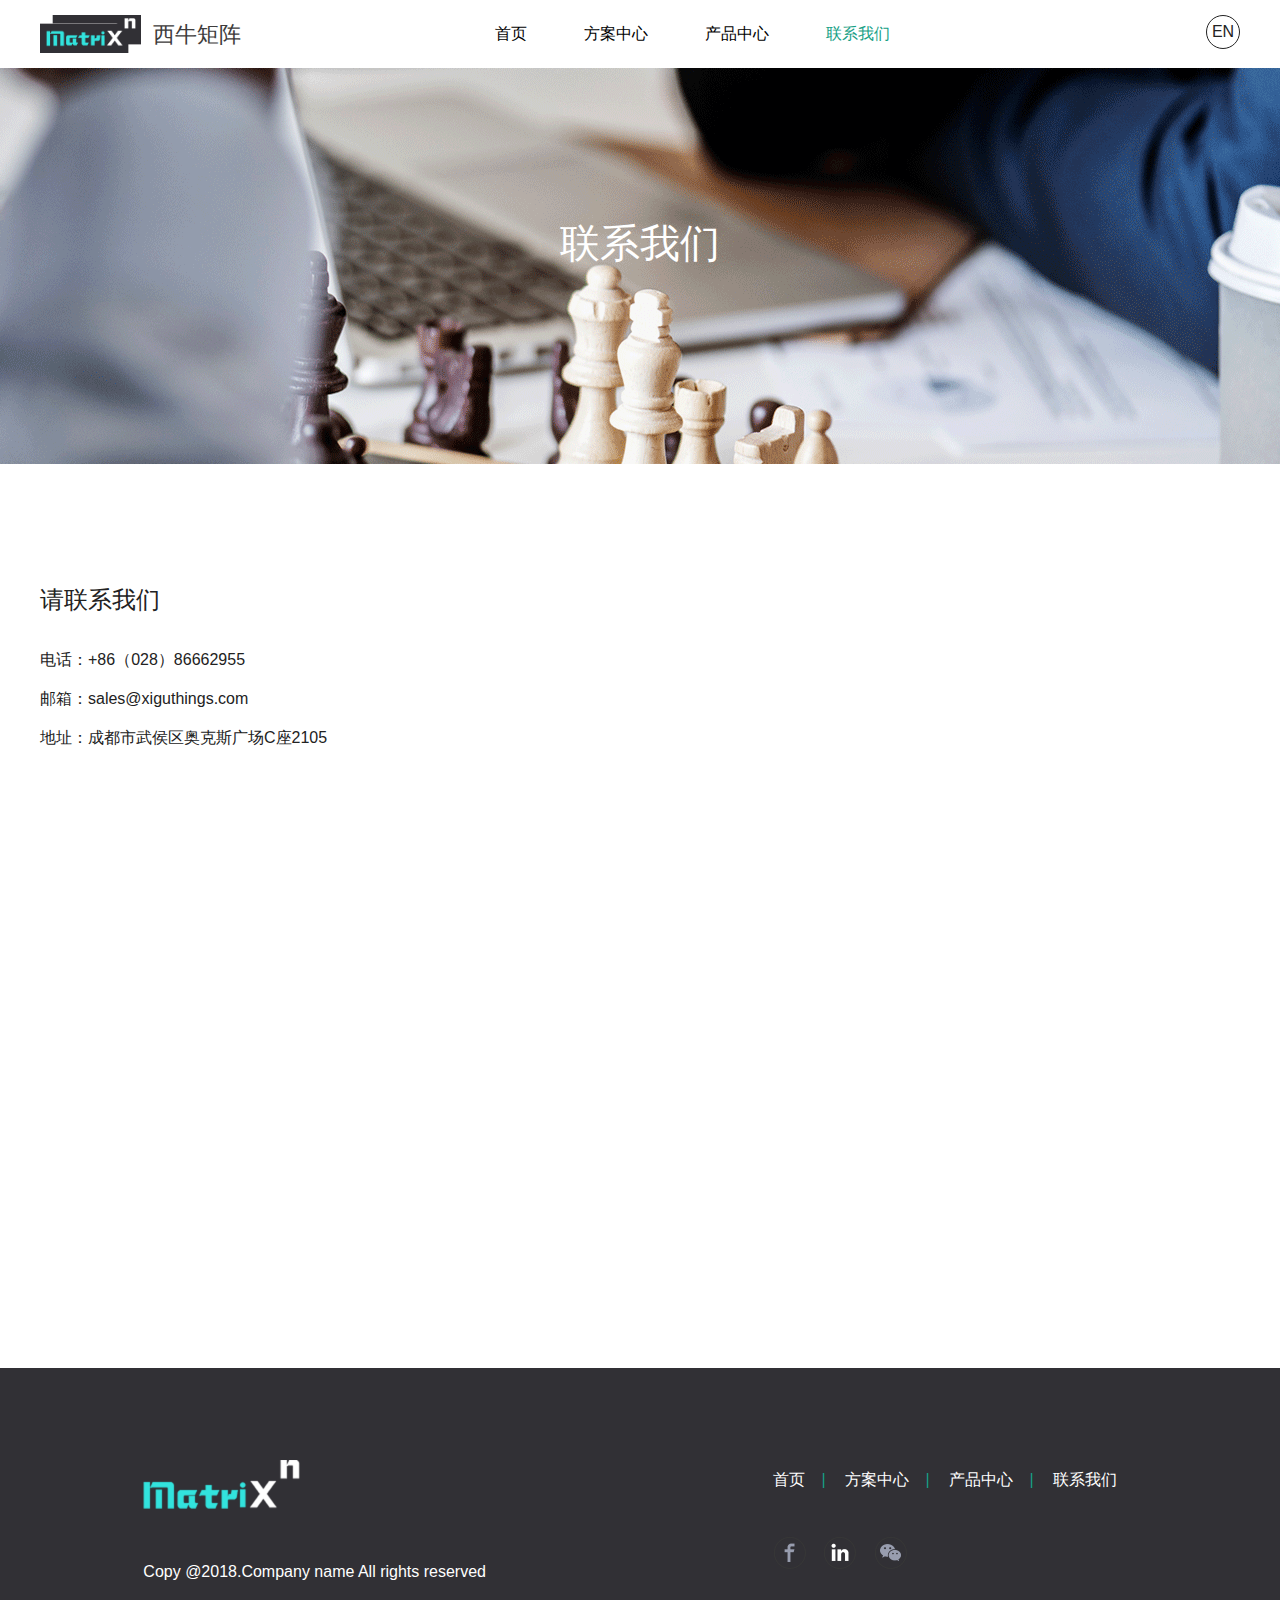
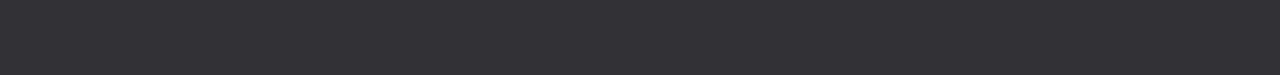
<file: contact.html>
<!DOCTYPE html>
<html lang="en">
<head>
	<meta charset="UTF-8">
	<title>西牛矩阵</title>
	<meta name="viewport" content="width=device-width, initial-scale=1.0, minimum-scale=1.0, maximum-scale=1.0, user-scalable=no"> 
	<meta http-equiv="X-UA-Compatible" content="IE=edge,chrome=1">
	<meta name="HandheldFriendly" content="true">
	<link type="text/css" rel="stylesheet" href="./css/commMove.css" media="only screen and (max-width:1200px)"/>
	<link type="text/css" rel="stylesheet" href="./css/common.css" media="only screen and (min-width:1200px)"/>
	
	<link type="text/css" rel="stylesheet" href="./css/contactMove.css" media="only screen and (max-width:768px)"/>
	<link type="text/css" rel="stylesheet" href="./css/contactPC.css" media="only screen and (min-width:768px)"/>

	<script src="./js/jquery-1.11.0.min.js"></script>

    <!-- <script type="text/javascript" src="http://api.map.baidu.com/api?key=&v=1.1&services=true"></script> -->
    <script type="text/javascript" src="http://api.map.baidu.com/api?key=&v=1.1&services=true"></script>
    <script src="./js/font-size.js"></script>
</head>
<body>
	<header id="header" class="width100 flex al-ce pr">
		<div class="flex jc-sb width1200">
			<a href="index.html" title="">
				<div class="flex al-ce logo">
					<img src="./img/logo.png" alt="">
					<span data-localize = 'con.title' class="size22 move-hiden colorc3e">西牛矩阵</span>
				</div>
			</a>
			<div class="flex al-ce header-nav move-hiden">
				<a href="index.html"><p data-localize = 'con.a1' class="marginR57 size16">首页</p></a>
				<a href='product.html'><p data-localize = 'con.a2' class="marginR57 size16">方案中心</p></a>
				<a href='scheme.html'><p data-localize = 'con.a3' class="marginR57 size16">产品中心</p></a>
				<a href='contact.html'><p data-localize = 'con.a4' class="size16 color">联系我们</p></a>
			</div>
			<div class="flex move-hiden">
				<!-- <a href="login.html" title="">
					<p class="flex al-ce login">
						<img src="./img/user-icon.png" alt="">
						<span data-localize = 'con.a5' class="size16 cp">登录</span>
					</p>
				</a> -->
				<p data-localize = 'con.a6' class="language center cp">EN</p>
			</div>
			<!-- 手机端 -->
			<div class="login flex al-ce pc-hiden">
				<!-- <a href="login.html" title=""><img src="./img/user-icon.png" alt=""></a> -->
				<span class="san"></span>
			</div>
		</div>
	</header><!-- /header -->
	<div class="banner center size40 background colorF pr"  data-localize = 'con.a4'>
	   联系我们
	</div>
	<main>
		<!-- <div class="width1200">
			<div class="size24 margins" data-localize = 'con.a133'>
				请给我们留言
			</div>
			<form id='content'>
				<div class="flex">
					<div class="text w100 flex fd-co jc-sb">
						<p><input type="text" placeholder="姓名" data-localize = 'val.a1'></p>
						<p><input type="text" placeholder="电话" data-localize = 'val.a2'></p>
						<p><input type="text" placeholder="邮箱" data-localize = 'val.a3'></p>
						<p><input type="text" placeholder="公司" data-localize = 'val.a4'></p>
					</div>
					<div class="textarea w100">
						<textarea name="" placeholder="需求" data-localize = 'val.a5'></textarea>
					</div>
				</div>
				<div class="sub">
					<button type="" id='btn' class="button" data-localize = 'con.a134'>合作咨询</button>
				</div>
			</form>
			
		</div> -->
		<div class="width1200 map">
			<div class="w100 marginB50">
				<p class="size24 marginB30" data-localize = 'con.a135'>请联系我们</p>
				<p class="size16 marginB15" data-localize = 'con.a136'>电话：+86（028）86662955</p>
				<p class="size16 marginB15" data-localize = 'con.a137'>邮箱：sales@xnmatrix.com</p>
				<p class="size16" data-localize = 'con.a138'>地址：成都市武侯区奥克斯广场C座2105</p>
			</div>
			<div id="allmap" class="allmap w100"></div>
		</div>
	</main>
	<!-- <aside class="asides move-hiden">
		<div class="flex fd-co al-fe">
			<div>
				<div class="news-img flex al-ce jc-sb pr">
					<span class="size20 colorF" data-localize = 'con.b1'>在线咨询</span>
				</div>
			</div>
			<div>
				<div class="tel-img flex al-ce jc-sb pr">
					<span class="size20 colorF">028 80808080</span>
				</div>
			</div>
			<div>
				<div class="top-img flex al-ce jc-ce cp">
					<img src="./img/64.png" alt="">
				</div>
			</div>
		</div>
	</aside> -->
	<footer>
		<div class='footer flex al-ce jc-sa move-hiden'>
			<div class="footer-logo">
				<p><img src="./img/29.png" alt=""></p>
				<p class="colorF">Copy @2018.Company name All rights reserved</p>
			</div>
			<div>
				<p class="footer-nav flex">
					<a href="index.html" class="pr footer-index footer-nav-a" data-localize = 'con.a1'>首页</a>
				<a href="product.html" class="pr footer-nav-a" data-localize = 'con.a2'>方案中心</a>
				<a href="scheme.html" class="pr footer-nav-a" data-localize = 'con.a3'>产品中心</a>
				<a href="contact.html" class="pr" data-localize = 'con.a4'>联系我们</a>
				</p>	
				<p class="footer-img">
					<img src="./img/26.png" alt="">
					<img src="./img/27.png" alt="">
					<img src="./img/28.png" alt="">
				</p>	
			</div>
		</div>
		<div class='pc-hiden footer flex jc-ce fd-co'>
			<p class="footer-nav flex">
				<a href="index.html" class="pr footer-index footer-nav-a" data-localize = 'con.a1'>首页</a>
				<a href="product.html" class="pr footer-nav-a" data-localize = 'con.a2'>方案中心</a>
				<a href="scheme.html" class="pr footer-nav-a" data-localize = 'con.a3'>产品中心</a>
				<a href="contact.html" class="pr" data-localize = 'con.a4'>联系我们</a>
			</p>	
			<p class="footer-img">
				<img src="./img/26.png" alt="">
				<img src="./img/27.png" alt="">
				<img src="./img/28.png" alt="">
			</p>
			<p class="footer-logo"><img src="./img/29.png" alt=""></p>
			<p class="colorF size18">Copy @2018.Company name All rights reserved</p>
		</div>
	</footer>
	<!-- <script src='./js/jquery.terseBanner.min.js'></script> -->
	<script src='./js/contact.js'></script>

	<script src='./json/contact-language-en.js'></script>
	<script src='./json/contact-language-zh.js'></script>
	<script src='./js/language.js'></script>
	<script src='./js/meiqit.js'></script>
</body>		
</html>
</file>
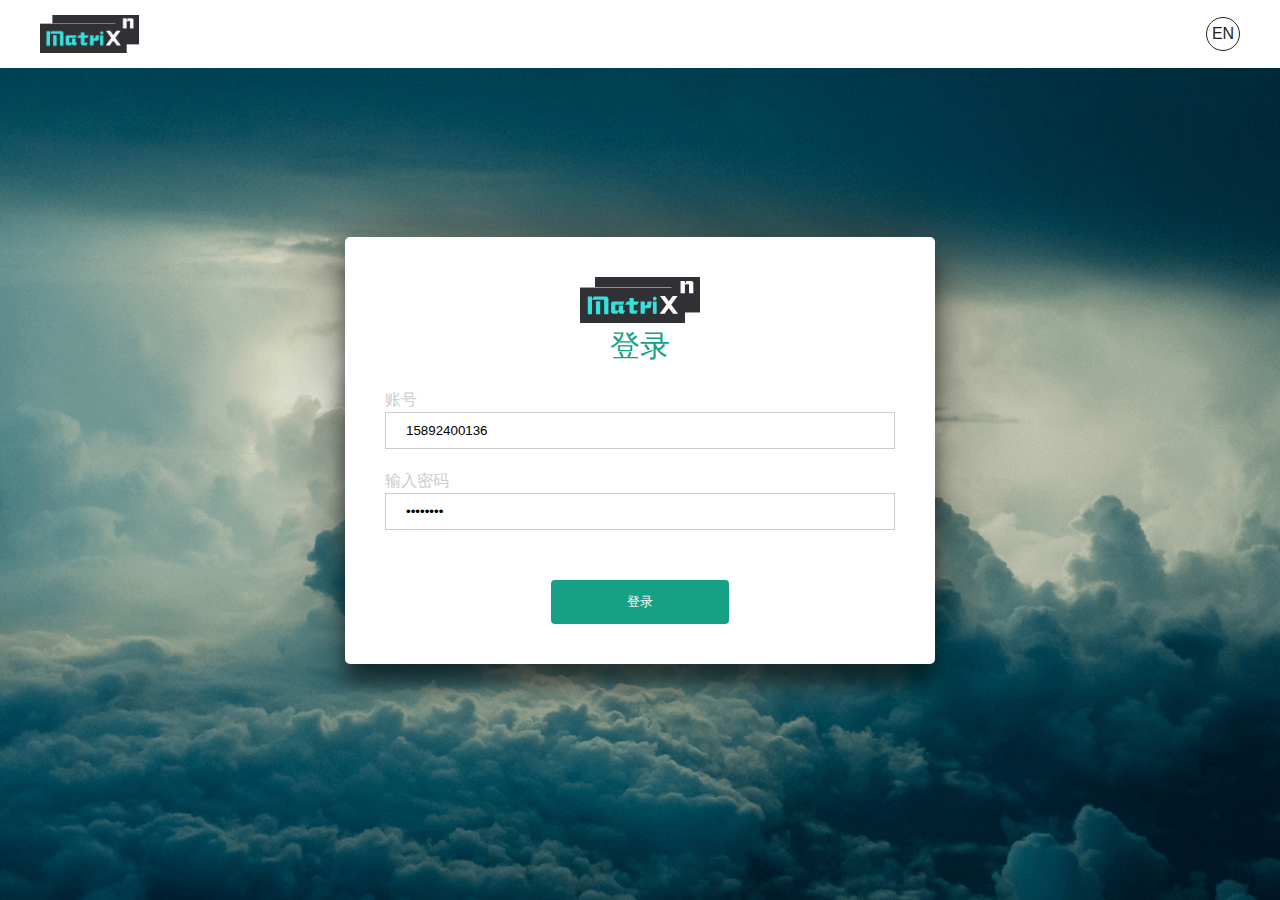
<file: login.html>
<!DOCTYPE html>
<html lang="en">
<head>
	<meta charset="UTF-8">
	<title>西牛矩阵</title>
	<meta name="viewport" content="width=device-width, initial-scale=1.0, minimum-scale=1.0, maximum-scale=1.0, user-scalable=no"> 
	<meta http-equiv="X-UA-Compatible" content="IE=edge,chrome=1">
	<meta name="HandheldFriendly" content="true">
	<link type="text/css" rel="stylesheet" href="./css/commMove.css" media="only screen and (max-width:1200px)"/>
	<link type="text/css" rel="stylesheet" href="./css/common.css" media="only screen and (min-width:1200px)"/>
	<link rel="stylesheet" type="text/css" href="./css/login.css">
	<script src="./js/jquery-1.11.0.min.js"></script>
	<script src="./js/font-size.js"></script>
</head>
<body>
	<header id="header" class="header flex al-ce jc-sb">
		<img src="./img/logo.png" alt="">
		<p data-localize = 'con.a6' class="language center cp">EN</p>
	</header><!-- /header -->
	<div class="modal background flex al-ce jc-ce">
		<div class="modal-content backgroundF size16">
			<div class="marginB20">
				<p><img src="./img/logo.png" alt=""></p>
				<p class="size30 color center" data-localize = 'con.L1'>登录</p>
			</div>
			<div class="marginB20">
				<p data-localize = 'con.L2'>账号</p>
				<p><input type="" name="" class="name" value='15892400136'></p>
			</div>
			<div class="marginB20">
				<p data-localize = 'con.L3'>输入密码</p>
				<p><input type="password" name="" class="pas" value='qu123456'></p>
			</div>
			<div class="center">
				<button type="" class="button sub" data-localize = 'con.L1'>登录</button>
			</div>
		</div>
	</div>
	<script type="text/javascript" src='./js/login.js'></script>
	<script src='./json/login-en.js'></script>
	<script src='./json/login-zh.js'></script>
	<script src='./js/language.js'></script>
	<script src='./js/meiqit.js'></script>
</body>
</html>
</file>
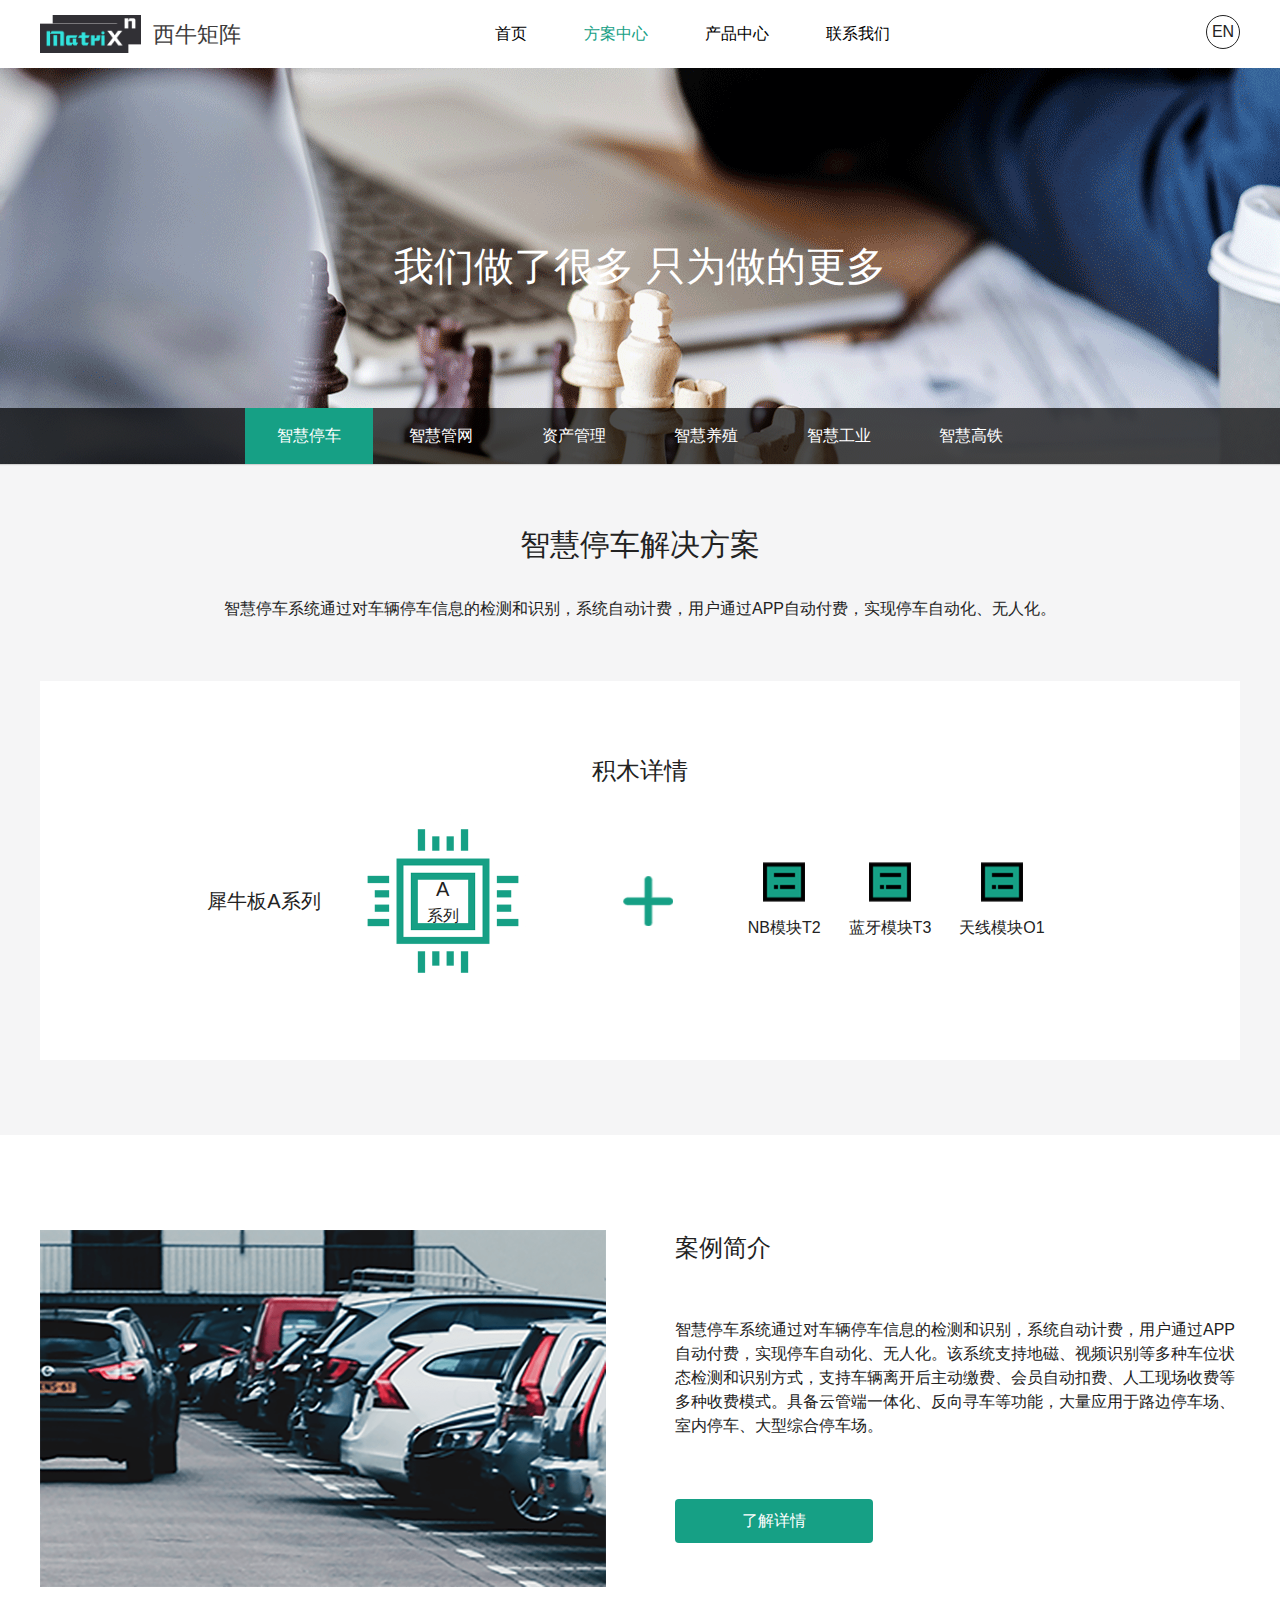
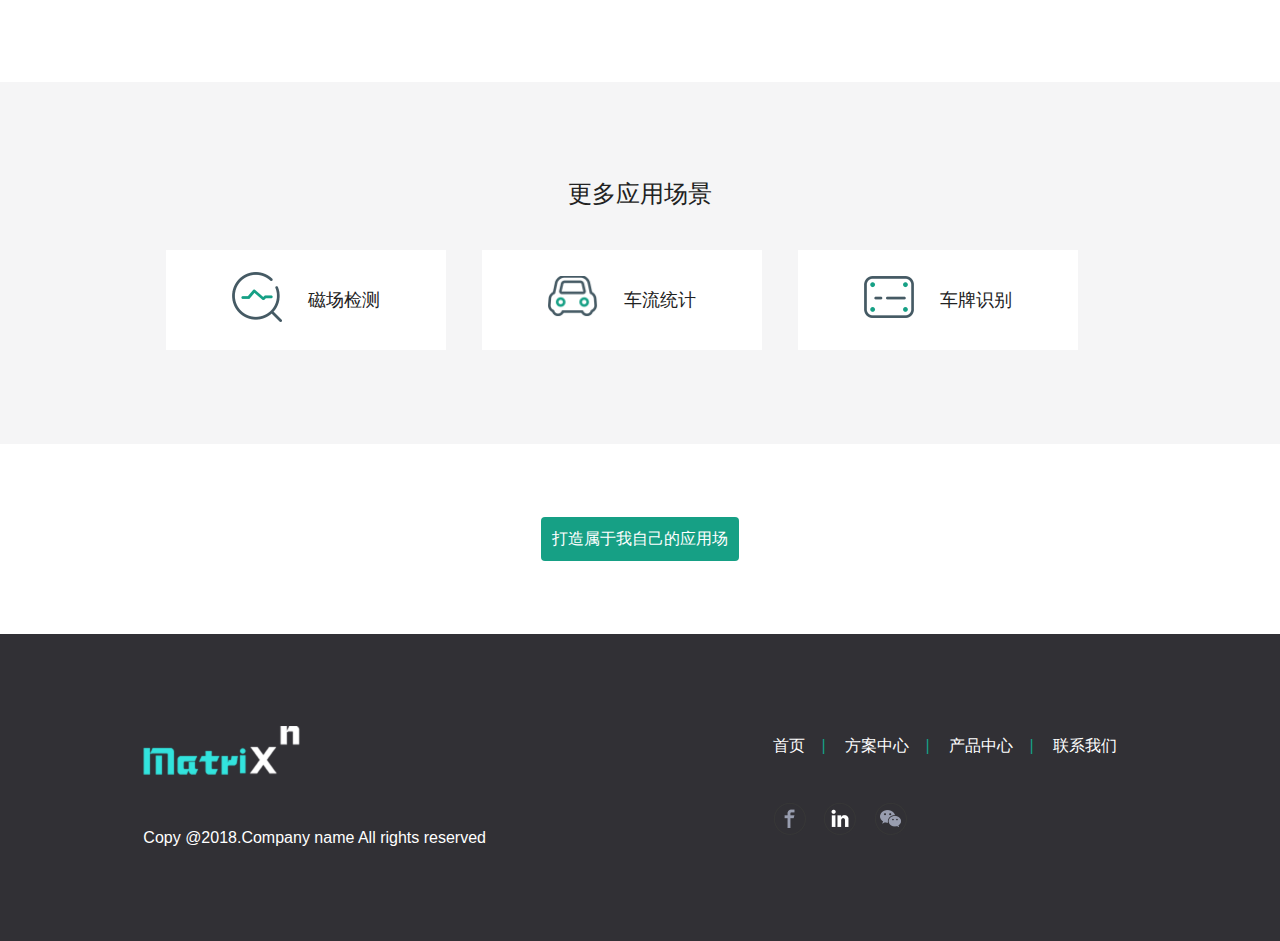
<file: product.html>
<!DOCTYPE html>
<html lang="en">
<head>
	<meta charset="UTF-8">
	<title>西牛矩阵</title>
	<meta name="viewport" content="width=device-width, initial-scale=1.0, minimum-scale=1.0, maximum-scale=1.0, user-scalable=no"> 
	<meta http-equiv="X-UA-Compatible" content="IE=edge,chrome=1">
	<meta name="HandheldFriendly" content="true">
	<link type="text/css" rel="stylesheet" href="./css/commMove.css" media="only screen and (max-width:1200px)"/>
	<link type="text/css" rel="stylesheet" href="./css/common.css" media="only screen and (min-width:1200px)"/>
	
	<link type="text/css" rel="stylesheet" href="./css/schemeMove.css" media="only screen and (max-width:768px)"/>
	<link type="text/css" rel="stylesheet" href="./css/schemePC.css" media="only screen and (min-width:768px)"/>

	<script src="./js/jquery-1.11.0.min.js"></script>
	<script src="./js/font-size.js"></script>
</head>
<body>
	<header id="header" class="width100 flex al-ce pr">
		<div class="flex jc-sb width1200">
			<a href="index.html" title="">
				<div class="flex al-ce logo">
					<img src="./img/logo.png" alt="">
					<span data-localize = 'con.title' class="size22 move-hiden colorc3e">西牛矩阵</span>
				</div>
			</a>
			<div class="flex al-ce header-nav move-hiden">
				<a href="index.html"><p data-localize = 'con.a1' class="marginR57 size16">首页</p></a>
				<a href='product.html'><p data-localize = 'con.a2' class="marginR57 color size16">方案中心</p></a>
				<a href='scheme.html'><p data-localize = 'con.a3' class="marginR57 size16">产品中心</p></a>
				<a href='contact.html'><p data-localize = 'con.a4' class="size16">联系我们</p></a>
			</div>
			<div class="flex move-hiden">
				<!-- <a href="login.html" title="">
					<p class="flex al-ce login">
						<img src="./img/user-icon.png" alt="">
						<span data-localize = 'con.a5' class="size16 cp">登录</span>
					</p>
				</a> -->
				<p data-localize = 'con.a6' class="language center cp">EN</p>
			</div>
			<!-- 手机端 -->
			<div class="login flex al-ce pc-hiden">
				<!-- <a href="login.html" title=""><img src="./img/user-icon.png" alt=""></a> -->
				<span class="san"></span>
			</div>
		</div>
	</header><!-- /header -->
	<div class="banner center size40 background colorF pr">
	    <span data-localize = 'con.a79' class="banner-span">我们做了很多 只为做的更多</span>
	    <div class="size16 center nav pa move-hiden">
			<span data-index='1' class="current cp" data-localize = 'con.a80'>智慧停车</span>
			<span class="cp" data-index='2' data-localize = 'con.a81'>智慧井盖</span>
			<span class="cp" data-index='3' data-localize = 'con.a82'>资产管理</span>
			<span class="cp" data-index='4' data-localize = 'con.a83'>智慧养牛</span>
			<span class="cp" data-index='5' data-localize = 'con.a84'>两车防盗</span>
			<span class="cp" data-index='6' data-localize = 'con.a85'>智慧高铁</span>
		</div>
	</div>
	<main class="move-hiden">
		<div class="table parking">
			<div class="marginB75px">
				<div class="juggle-header center">
					<p class="size30 marginB30" data-localize = 'con.a86'>智慧停车解决方案</p>
					<p class="size16" data-localize = 'con.a87'>智慧停车系统通过对车辆停车信息的检测和识别，系统自动计费，用户通过APP自动付费，实现停车自动化、无人化。</p>
				</div>
				<div class="width1200 juggle backgroundF flex al-ce jc-ce fd-co">
					<div class="size24 marginB25 center" data-localize = 'con.a88'>
						积木详情
					</div>
					<div class="flex al-ce jc-ce">
						<div class="flex al-ce jc-ce">
							<p class="size20 marginR32px" data-localize = 'con.a89'>
								犀牛板A系列
							</p>
							<p class="center plate background flex al-ce jc-ce fd-co">
								<span class="size20">A</span>
								<!-- <br> -->
								<span data-localize = 'con.a90'>系列</span>
							</p>
						</div>
						<div class="add">
							<img src="./img/43.png" alt="">
						</div>
						<div class="flex size16 center">
							<p class="module">
								<img src="./img/20.png" alt="">
								<span data-localize = 'con.a91'>NB模块T2</span>
							</p>
							<p class="module">
								<img src="./img/20.png" alt="">
								<span data-localize = 'con.a92'>蓝牙模块T3</span>
							</p>
							<p class="module">
								<img src="./img/20.png" alt="">
								<span data-localize = 'con.a93'>天线模块O1</span>
							</p>
						</div>
					</div>
				</div>
			</div>
			<div class="backgroundF">
				<div class="width1200 case-details flex al-ce jc-ce">
					<div class="flex">
						<div class="case-details-img">
							<img src="./img/44.png" alt="">
						</div>
						<div>
							<p class="size24" data-localize = 'con.a94'>案例简介</p>
							<p class="size16 case-details-txt" data-localize = 'con.a95'>智慧停车系统通过对车辆停车信息的检测和识别，系统自动计费，用户通过APP自动付费，实现停车自动化、无人化。该系统支持地磁、视频识别等多种车位状态检测和识别方式，支持车辆离开后主动缴费、会员自动扣费、人工现场收费等多种收费模式。具备云管端一体化、反向寻车等功能，大量应用于路边停车场、室内停车、大型综合停车场。</p>
							<p><a href="./scheme-details/parking.html" data-localize = 'con.a139' class="button" title="">了解详情</a></p>
						</div>
					</div>
					
				</div>
			</div>
			<div class="flex jc-ce al-ce scene">
				<div>
					<div class="scene-header size24 center" data-localize = 'con.a97'>
						更多运用场景
					</div>
					<div class="flex al-ce jc-ce">
						<div class="backgroundF scene-icon marginR36 flex al-ce jc-ce">
							<p><img src="./img/45.png" alt=""></p>
							<p class="size18" data-localize = 'con.a98'>磁场检测</p>
						</div>
						<div class="backgroundF scene-icon marginR36 flex al-ce jc-ce">
							<p><img src="./img/46.png" alt=""></p>
							<p class="size18" data-localize = 'con.a99'>车流统计</p>
						</div>
						<div class="backgroundF scene-icon marginR36 flex al-ce jc-ce">
							<p><img src="./img/47.png" alt=""></p>
							<p class="size18" data-localize = 'con.a100'>车牌识别</p>
						</div>
						<!--  -->
					</div>
				</div>
			</div>
		</div>
		<div class="table manhole hiden">
			<div class="marginB75px">
				<div class="juggle-header center">
					<p class="size30 marginB30" data-localize = 'con.p8'>智慧井盖解决方案</p>
					<!-- <p class="size16" data-localize = 'con.a87'>城市数字化进程中，针对井盖管理存在的问题，结合井盖管理模式的发展变迁趋势，应用物联网传感及定位技术，使每一个井盖都具有智慧的大脑，成为“智慧井盖”，实现城市井盖管理的智慧化、网络化和空间可视化，创新井盖管理新模式。</p> -->
				</div>
				<div class="width1200 juggle backgroundF flex al-ce jc-ce fd-co">
					<div class="size24 marginB25 center" data-localize = 'con.a88'>
						积木详情
					</div>
					<div class="flex al-ce jc-ce">
						<div class="flex al-ce jc-ce">
							<p class="size20 marginR32px" data-localize = 'con.a89'>
								犀牛板A系列
							</p>
							<p class="center plate background flex al-ce jc-ce fd-co">
								<span class="size20">A</span>
								<!-- <br> -->
								<span data-localize = 'con.a90'>系列</span>
							</p>
						</div>
						<div class="add">
							<img src="./img/43.png" alt="">
						</div>
						<div class="flex size16 center">
							<p class="module">
								<img src="./img/20.png" alt="">
								<span data-localize = 'con.p25'>控制模块M1</span>
							</p>
							<p class="module">
								<img src="./img/20.png" alt="">
								<span data-localize = 'con.p26'>传感器模块S2</span>
							</p>
						</div>
					</div>
				</div>
			</div>
			<div class="backgroundF">
				<div class="width1200 case-details flex al-ce jc-ce">
					<div class="flex">
						<div class="case-details-img">
							<img src="./img/65.png" alt="">
						</div>
						<div>
							<p class="size24" data-localize = 'con.a94'>案例简介</p>
							<p class="size16 case-details-txt" data-localize = 'con.a141'>城市数字化进程中，针对井盖管理存在的问题，结合井盖管理模式的发展变迁趋势，应用物联网传感及定位技术，使每一个井盖都具有智慧的大脑，成为“智慧井盖”，实现城市井盖管理的智慧化、网络化和空间可视化，创新井盖管理新模式。</p>
							<p><a href="./scheme-details/manhole.html" data-localize = 'con.a139' class="button" title="">了解详情</a></p>
						</div>
					</div>
					
				</div>
			</div>
			<div class="flex jc-ce al-ce scene">
				<div>
					<div class="scene-header size24 center" data-localize = 'con.a97'>
						更多运用场景
					</div>
					<div class="flex al-ce jc-ce">
						<div class="backgroundF scene-icon marginR36 flex al-ce jc-ce">
							<p><img src="./img/45.png" alt=""></p>
							<p class="size18" data-localize = 'con.a142'>智能游泳池</p>
						</div>
						<div class="backgroundF scene-icon marginR36 flex al-ce jc-ce">
							<p><img src="./img/46.png" alt=""></p>
							<p class="size18" data-localize = 'con.a143'>污水检测</p>
						</div>
						<div class="backgroundF scene-icon marginR36 flex al-ce jc-ce">
							<p><img src="./img/47.png" alt=""></p>
							<p class="size18" data-localize = 'con.a144'>智慧垃圾桶</p>
						</div>
						
					</div>
				</div>
			</div>
		</div>
		<div class="table asset hiden">
			<div class="marginB75px">
				<div class="juggle-header center">
					<p class="size30 marginB30" data-localize = 'con.p9'>资产管理解决方案</p>
					<!-- <p class="size16" data-localize = 'con.a87'>智慧停车系统通过对车辆停车信息的检测和识别，系统自动计费，用户通过APP自动付费，实现停车自动化、无人化。</p> -->
				</div>
				<div class="width1200 juggle backgroundF flex al-ce jc-ce fd-co">
					<div class="size24 marginB25 center" data-localize = 'con.a88'>
						积木详情
					</div>
					<div class="flex al-ce jc-ce">
						<div class="flex al-ce jc-ce">
							<p class="size20 marginR32px" data-localize = 'con.p27'>
								犀牛板B系列
							</p>
							<p class="center plate background flex al-ce jc-ce fd-co">
								<span class="size20">B</span>
								<!-- <br> -->
								<span data-localize = 'con.a90'>系列</span>
							</p>
						</div>
						<div class="add">
							<img src="./img/43.png" alt="">
						</div>
						<div class="flex size16 center">
							<p class="module">
								<img src="./img/20.png" alt="">
								<span data-localize = 'con.p28'>GPS模块S4</span>
							</p>
							<p class="module">
								<img src="./img/20.png" alt="">
								<span data-localize = 'con.p29'>RFID接收模块S8</span>
							</p>
						</div>
					</div>
				</div>
			</div>
			<div class="backgroundF">
				<div class="width1200 case-details flex al-ce jc-ce">
					<div class="flex">
						<div class="case-details-img">
							<img src="./img/104.png" alt="">
						</div>
						<div>
							<p class="size24" data-localize = 'con.a94'>案例详情</p>
							<p class="size16 case-details-txt" data-localize = 'con.p4'>智慧资产管理系统利用定制电子标签对特定高价值或有管理需求的企业固定资产的位置和状态信息进行识别、定位和监控，通过固定基站或移动终端将数据回传至云平台，系统自动记录资产的出借、使用、归还、报修、年检等状态，用户可通过业务管理后台或APP对资产的状态变化进行全流程监控。云管端一体化、反向跟踪和定位寻找等功能，可大量应用于室内（仓库）资产管理、室外资产定位、大型综合工器具及设备管理等，充分实现资产管理的无人化、自动化和数字化</p>
							<p><a href="./scheme-details/asset.html" data-localize = 'con.a139' class="button" title="">了解详情</a></p>
						</div>
					</div>
					
				</div>
			</div>
			<div class="flex jc-ce al-ce scene">
				<div>
					<div class="scene-header size24 center" data-localize = 'con.a97'>
						更多运用场景
					</div>
					<div class="flex al-ce jc-ce">
						<div class="backgroundF scene-icon marginR36 flex al-ce jc-ce">
							<p><img src="./img/45.png" alt=""></p>
							<p class="size18" data-localize = 'con.p5'>食品溯源</p>
						</div>
						<div class="backgroundF scene-icon marginR36 flex al-ce jc-ce">
							<p><img src="./img/46.png" alt=""></p>
							<p class="size18" data-localize = 'con.p6'>电动车追踪</p>
						</div>
						<div class="backgroundF scene-icon marginR36 flex al-ce jc-ce">
							<p><img src="./img/47.png" alt=""></p>
							<p class="size18" data-localize = 'con.p7'>楼宇定位</p>
						</div>
					</div>
				</div>
			</div>
		</div>
		<div class="table cattle hiden">
			<div class="marginB75px">
				<div class="juggle-header center">
					<p class="size30 marginB30" data-localize = 'con.p10'>智慧养牛解决方案</p>
					<!-- <p class="size16" data-localize = 'con.a87'>智慧停车系统通过对车辆停车信息的检测和识别，系统自动计费，用户通过APP自动付费，实现停车自动化、无人化。</p> -->
				</div>
				<div class="width1200 juggle backgroundF flex al-ce jc-ce fd-co">
					<div class="size24 marginB25 center" data-localize = 'con.a88'>
						积木详情
					</div>
					<div class="flex al-ce jc-ce">
						<div class="flex al-ce jc-ce">
							<p class="size20 marginR32px" data-localize = 'con.p30'>
								犀牛板C系列
							</p>
							<p class="center plate background flex al-ce jc-ce fd-co">
								<span class="size20">C</span>
								<!-- <br> -->
								<span data-localize = 'con.a90'>系列</span>
							</p>
						</div>
						<div class="add">
							<img src="./img/43.png" alt="">
						</div>
						<div class="flex size16 center">
							<p class="module">
								<img src="./img/20.png" alt="">
								<span data-localize = 'con.p31'>RFID接收器模块</span>
							</p>
							<p class="module">
								<img src="./img/20.png" alt="">
								<span data-localize = 'con.p32'>GPS模块S4</span>
							</p>
						</div>
					</div>
				</div>
			</div>
			<div class="backgroundF">
				<div class="width1200 case-details flex al-ce jc-ce">
					<div class="flex">
						<div class="case-details-img">
							<img src="./img/105.png" alt="">
						</div>
						<div>
							<p class="size24" data-localize = 'con.a94'>案例详情</p>
							<p class="size16 case-details-txt" data-localize = 'con.p11'>现代畜禽养殖业采用集中养殖方式逐步替代放养的方式，养殖密度大，管理复杂程度高。为了解决这些问题，把先进的物联网技术引进到养殖管理的过程中。使养殖达到了自动化、标准化和智能化，从而提高养牛生长周期、系统环境、牛肉溯源方面的管理，形成一套完整的系统。</p>
							<p><a href="./scheme-details/cattle.html" data-localize = 'con.a139' class="button" title="">了解详情</a></p>
						</div>
					</div>
					
				</div>
			</div>
			<div class="flex jc-ce al-ce scene">
				<div>
					<div class="scene-header size24 center" data-localize = 'con.a97'>
						更多运用场景
					</div>
					<div class="flex al-ce jc-ce">
						<div class="backgroundF scene-icon marginR36 flex al-ce jc-ce">
							<p><img src="./img/45.png" alt=""></p>
							<p class="size18" data-localize = 'con.p16'>智慧养殖</p>
						</div>
						<div class="backgroundF scene-icon marginR36 flex al-ce jc-ce">
							<p><img src="./img/46.png" alt=""></p>
							<p class="size18" data-localize = 'con.p17'>生态监测</p>
						</div>
						<div class="backgroundF scene-icon marginR36 flex al-ce jc-ce">
							<p><img src="./img/47.png" alt=""></p>
							<p class="size18" data-localize = 'con.p18'>鸟禽监测</p>
						</div>
					</div>
				</div>
			</div>
		</div>
		<div class="table vehicle hiden">
			<div class="marginB75px">
				<div class="juggle-header center">
					<p class="size30 marginB30" data-localize = 'con.p12'>两车防盗解决方案</p>
					<!-- <p class="size16" data-localize = 'con.a87'>智慧停车系统通过对车辆停车信息的检测和识别，系统自动计费，用户通过APP自动付费，实现停车自动化、无人化。</p> -->
				</div>
				<div class="width1200 juggle backgroundF flex al-ce jc-ce fd-co">
					<div class="size24 marginB25 center" data-localize = 'con.a88'>
						积木详情
					</div>
					<div class="flex al-ce jc-ce">
						<div class="flex al-ce jc-ce">
							<p class="size20 marginR32px" data-localize = 'con.p30'>
								犀牛板C系列
							</p>
							<p class="center plate background flex al-ce jc-ce fd-co">
								<span class="size20">C</span>
								<!-- <br> -->
								<span data-localize = 'con.a90'>系列</span>
							</p>
						</div>
						<div class="add">
							<img src="./img/43.png" alt="">
						</div>
						<div class="flex size16 center">
							<p class="module">
								<img src="./img/20.png" alt="">
								<span data-localize = 'con.p33'>PLC模块S3</span>
							</p>
							<p class="module">
								<img src="./img/20.png" alt="">
								<span data-localize = 'con.p34'>4G模块T3</span>
							</p>
						</div>
					</div>
				</div>
			</div>
			<div class="backgroundF">
				<div class="width1200 case-details flex al-ce jc-ce">
					<div class="flex">
						<div class="case-details-img">
							<img src="./img/106.png" alt="">
						</div>
						<div>
							<p class="size24" data-localize = 'con.a94'>案例简介</p>
							<p class="size16 case-details-txt" data-localize = 'con.p13'>工业物联网数据采集和监控系统，是一套基于传感器网络技术的，具有终端数据采集、数据传输和数据应用分析等多功能的智能化数据采集和监控系统。其发展趋势是简化终端结构，在数据采集终端与主机之间采用无线通信，以代替复杂、不灵活的现场布线，采用更先进的模块式结构，根据不同的应用要求，通过简单的增加和更改模块，并结合系统编程，就可以扩展或修改系统，满足不同领域的需要。</p>
							<p><a href="./scheme-details/vehicle.html" data-localize = 'con.a139' class="button" title="">了解详情</a></p>
						</div>
					</div>
					
				</div>
			</div>
			<div class="flex jc-ce al-ce scene">
				<div>
					<div class="scene-header size24 center" data-localize = 'con.a97'>
						更多运用场景
					</div>
					<div class="flex al-ce jc-ce">
						<div class="backgroundF scene-icon marginR36 flex al-ce jc-ce">
							<p><img src="./img/45.png" alt=""></p>
							<p class="size18" data-localize = 'con.p19'>数字钢厂</p>
						</div>
						<div class="backgroundF scene-icon marginR36 flex al-ce jc-ce">
							<p><img src="./img/46.png" alt=""></p>
							<p class="size18" data-localize = 'con.p20'>数字加塑</p>
						</div>
						<div class="backgroundF scene-icon marginR36 flex al-ce jc-ce">
							<p><img src="./img/47.png" alt=""></p>
							<p class="size18" data-localize = 'con.p21'>工厂信息系统</p>
						</div>
					</div>
				</div>
			</div>
		</div>
		<div class="table train hiden">
			<div class="marginB75px">
				<div class="juggle-header center">
					<p class="size30 marginB30" data-localize = 'con.p14'>智慧高铁解决方案</p>
					<!-- <p class="size16" data-localize = 'con.a87'>智慧停车系统通过对车辆停车信息的检测和识别，系统自动计费，用户通过APP自动付费，实现停车自动化、无人化。</p> -->
				</div>
				<div class="width1200 juggle backgroundF flex al-ce jc-ce fd-co">
					<div class="size24 marginB25 center" data-localize = 'con.a88'>
						积木详情
					</div>
					<div class="flex al-ce jc-ce">
						<div class="flex al-ce jc-ce">
							<p class="size20 marginR32px" data-localize = 'con.p27'>
								犀牛板B系列
							</p>
							<p class="center plate background flex al-ce jc-ce fd-co">
								<span class="size20">B</span>
								<!-- <br> -->
								<span data-localize = 'con.a90'>系列</span>
							</p>
						</div>
						<div class="add">
							<img src="./img/43.png" alt="">
						</div>
						<div class="flex size16 center">
							<p class="module">
								<img src="./img/20.png" alt="">
								<span data-localize = 'con.p35'>霍尔传感器模块S5</span>
							</p>
							<p class="module">
								<img src="./img/20.png" alt="">
								<span data-localize = 'con.p36'>继电器模块O3</span>
							</p>
						</div>
					</div>
				</div>
			</div>
			<div class="backgroundF">
				<div class="width1200 case-details flex al-ce jc-ce">
					<div class="flex">
						<div class="case-details-img">
							<img src="./img/107.png" alt="">
						</div>
						<div>
							<p class="size24" data-localize = 'con.a94'>案例简介</p>
							<p class="size16 case-details-txt" data-localize = 'con.p15'>高铁站内安全监管系统，通过该系统可以实时检测火车上水、排污管道的工作状态，准确判断管道加完水、排完污后是否从火车上拔下。有效消除管道因未从火车上拔下而引起的安全隐患。</p>
							<p><a href="./scheme-details/train.html" data-localize = 'con.a139' class="button" title="">了解详情</a></p>
						</div>
					</div>
					
				</div>
			</div>
			<div class="flex jc-ce al-ce scene">
				<div>
					<div class="scene-header size24 center" data-localize = 'con.a97'>
						更多应用场景
					</div>
					<div class="flex al-ce jc-ce">
						<div class="backgroundF scene-icon marginR36 flex al-ce jc-ce">
							<p><img src="./img/45.png" alt=""></p>
							<p class="size18" data-localize = 'con.p22'>物流运输</p>
						</div>
						<div class="backgroundF scene-icon marginR36 flex al-ce jc-ce">
							<p><img src="./img/46.png" alt=""></p>
							<p class="size18" data-localize = 'con.p23'>污染物监测</p>
						</div>
						<div class="backgroundF scene-icon marginR36 flex al-ce jc-ce">
							<p><img src="./img/47.png" alt=""></p>
							<p class="size18" data-localize = 'con.p24'>城市消防</p>
						</div>
					</div>
				</div>
			</div>
			
		</div>
		<div class="contact center backgroundF flex al-ce jc-ce">
			<a href="contact.html" data-localize = 'con.p37' class="button" title="">打造属于我自己的应用场景</a>
		</div>
	</main>
	<div class='pc-hiden'>
		<!-- 手机端显示 -->
		<div class="move-padding5 merit">
			<div class="marginB20">
				<div class="flex al-ce jc-sb paddingLR5 backgroundF move-table" data-index='1'>
					<p class="merit-img flex al-ce">
						<img src="./img/72.png" alt="" class="">
						<span class="merit-nav-header color" data-localize = 'con.a80'>智慧停车</span>
					</p>
					<p class="merit-icon"><img class="rotate180" src="./img/70.png" alt=""></p>
				</div>
				<div class="move-table1 size24 backgroundF height0">
					<div class="marginB20" data-localize = 'con.p1'>
						智慧停车系统通过对车辆停车信息的检测和识别，系统自动计费，用户通过APP自动付费，实现停车自动化、无人化。
					</div>
					<div class="parking-img marginB20">
						<img src="./img/78.png" alt="">
					</div>
					<div class='center marginB20' data-localize = 'con.p2'>
						案例详情
					</div>
					<div class="marginB20" data-localize = 'con.p3'>
						智慧停车系统通过对车辆停车信息的检测和识别，系统自动计费，用户通过APP自动付费，实现停车自动化、无人化。该系统支持地磁、视频识别等多种车位状态检测和识别方式，支持车辆离开后主动缴费、会员自动扣费、人工现场收费等多种收费模式。具备云管端一体化、反向寻车等功能，大量应用于路边停车场、室内停车、大型综合停车场。
					</div>
					<div class="center marginB20">
						<a href="./scheme-details/parking.html" data-localize = 'con.a139' class="button" title="">了解详情</a>
					</div>
					<div>
						<div class="scene-header size24 center marginB30" data-localize = 'con.a97'>
							更多运用场景
						</div>
						<div class="flex al-ce jc-sb">
							<div class="scene-icon">
								<p><img src="./img/45.png" alt=""></p>
								<p class="size18" data-localize = 'con.a98'>磁场检测</p>
							</div>
							<div class="scene-icon">
								<p><img src="./img/46.png" alt=""></p>
								<p class="size18" data-localize = 'con.a99'>车流统计</p>
							</div>
							<div class="scene-icon">
								<p><img src="./img/47.png" alt=""></p>
								<p class="size18" data-localize = 'con.a100'>车牌识别</p>
							</div>
						</div>
					</div>
				</div>
			</div>
			<div class="marginB20">
				<div class="flex al-ce jc-sb paddingLR5 backgroundF move-table" data-index='2'>
					<p class="merit-img flex al-ce"><img src="./img/73.png" alt=""><span class="merit-nav-header" data-localize = 'con.a81'>智慧井盖</span></p>
					<p class="merit-icon"><img src="./img/70.png" alt=""></p>
				</div>
				<div class="move-table1 size24 backgroundF">
					<!-- <div class="marginB20" data-localize = 'con.p1'>
						智慧停车系统通过对车辆停车信息的检测和识别，系统自动计费，用户通过APP自动付费，实现停车自动化、无人化。
					</div> -->
					<div class="parking-img marginB20">
						<img src="./img/78.png" alt="">
					</div>
					<div class='center marginB20' data-localize = 'con.p2'>
						案例详情
					</div>
					<div class="marginB20" data-localize = 'con.a141'>
						城市数字化进程中，针对井盖管理存在的问题，结合井盖管理模式的发展变迁趋势，应用物联网传感及定位技术，使每一个井盖都具有智慧的大脑，成为“智慧井盖”，实现城市井盖管理的智慧化、网络化和空间可视化，创新井盖管理新模式。
					</div>
					<div class="center marginB20">
						<a href="./scheme-details/manhole.html" data-localize = 'con.a139' class="button" title="">了解详情</a>
					</div>
					<div>
						<div class="scene-header size24 center marginB30" data-localize = 'con.a97'>
							更多运用场景
						</div>
						<div class="flex al-ce jc-sb">
							<div class="scene-icon">
								<p><img src="./img/45.png" alt=""></p>
								<p class="size18" data-localize = 'con.a142'>智能游泳池</p>
							</div>
							<div class="scene-icon">
								<p><img src="./img/46.png" alt=""></p>
								<p class="size18" data-localize = 'con.a143'>污水检测</p>
							</div>
							<div class="scene-icon">
								<p><img src="./img/47.png" alt=""></p>
								<p class="size18" data-localize = 'con.a144'>智慧垃圾桶</p>
							</div>
						</div>
					</div>
				</div>
			</div>
			<div class="marginB20">
				<div class="flex al-ce jc-sb paddingLR5 backgroundF move-table" data-index='3'>
					<p class="merit-img flex al-ce"><img class="rotate180" src="./img/74.png" alt=""><span class="merit-nav-header" data-localize = 'con.a82'>资产管理</span></p>
					<p class="merit-icon"><img src="./img/70.png" alt=""></p>
				</div>
				<div class="move-table1 size24 backgroundF">
					<!-- <div class="marginB20" data-localize = 'con.p1'>
						智慧停车系统通过对车辆停车信息的检测和识别，系统自动计费，用户通过APP自动付费，实现停车自动化、无人化。
					</div> -->
					<div class="parking-img marginB20">
						<img src="./img/78.png" alt="">
					</div>
					<div class='center marginB20' data-localize = 'con.p2'>
						案例详情
					</div>
					<div class="marginB20" data-localize = 'con.p4'>
						智慧资产管理系统利用定制电子标签对特定高价值或有管理需求的企业固定资产的位置和状态信息进行识别、定位和监控，通过固定基站或移动终端将数据回传至云平台，系统自动记录资产的出借、使用、归还、报修、年检等状态，用户可通过业务管理后台或APP对资产的状态变化进行全流程监控。云管端一体化、反向跟踪和定位寻找等功能，可大量应用于室内（仓库）资产管理、室外资产定位、大型综合工器具及设备管理等，充分实现资产管理的无人化、自动化和数字化
					</div>
					<div class="center marginB20">
						<a href="./scheme-details/asset.html" data-localize = 'con.a139' class="button" title="">了解详情</a>
					</div>
					<div>
						<div class="scene-header size24 center marginB30" data-localize = 'con.a97'>
							更多运用场景
						</div>
						<div class="flex al-ce jc-sb">
							<div class="scene-icon">
								<p><img src="./img/45.png" alt=""></p>
								<p class="size18" data-localize = 'con.p5'>食品溯源</p>
							</div>
							<div class="scene-icon">
								<p><img src="./img/46.png" alt=""></p>
								<p class="size18" data-localize = 'con.p6'>电动车追踪</p>
							</div>
							<div class="scene-icon">
								<p><img src="./img/47.png" alt=""></p>
								<p class="size18" data-localize = 'con.p7'>楼宇定位</p>
							</div>
						</div>
					</div>
				</div>
			</div>
			<div class="marginB20">
				<div class="flex al-ce jc-sb paddingLR5 backgroundF move-table" data-index='4'>
					<p class="merit-img flex al-ce"><img class="rotate180" src="./img/75.png" alt=""><span class="merit-nav-header" data-localize = 'con.a83'>智慧养牛</span></p>
					<p class="merit-icon"><img src="./img/70.png" alt=""></p>
				</div>
				<div class="move-table1 size24 backgroundF">
					<!-- <div class="marginB20" data-localize = 'con.p1'>
						智慧停车系统通过对车辆停车信息的检测和识别，系统自动计费，用户通过APP自动付费，实现停车自动化、无人化。
					</div> -->
					<div class="parking-img marginB20">
						<img src="./img/78.png" alt="">
					</div>
					<div class='center marginB20' data-localize = 'con.p2'>
						案例详情
					</div>
					<div class="marginB20" data-localize = 'con.p11'>
						现代畜禽养殖业采用集中养殖方式逐步替代放养的方式，养殖密度大，管理复杂程度高。为了解决这些问题，把先进的物联网技术引进到养殖管理的过程中。使养殖达到了自动化、标准化和智能化，从而提高养牛生长周期、系统环境、牛肉溯源方面的管理，形成一套完整的系统。
					</div>
					<div class="center marginB20">
						<a href="./scheme-details/cattle.html" data-localize = 'con.a139' class="button" title="">了解详情</a>
					</div>
					<div>
						<div class="scene-header size24 center marginB30" data-localize = 'con.a97'>
							更多运用场景
						</div>
						<div class="flex al-ce jc-sb">
							<div class="scene-icon">
								<p><img src="./img/45.png" alt=""></p>
								<p class="size18" data-localize = 'con.p16'>智慧养殖</p>
							</div>
							<div class="scene-icon">
								<p><img src="./img/46.png" alt=""></p>
								<p class="size18" data-localize = 'con.p17'>生态监测</p>
							</div>
							<div class="scene-icon">
								<p><img src="./img/47.png" alt=""></p>
								<p class="size18" data-localize = 'con.p18'>鸟禽监测</p>
							</div>
						</div>
					</div>
				</div>
			</div>
			<div class="marginB20">
				<div class="flex al-ce jc-sb paddingLR5 backgroundF move-table" data-index='5'>
					<p class="merit-img flex al-ce"><img class="rotate180" src="./img/76.png" alt=""><span class="merit-nav-header" data-localize = 'con.a84'>两车防盗</span></p>
					<p class="merit-icon"><img src="./img/70.png" alt=""></p>
				</div>
				<div class="move-table1 size24 backgroundF">
					<!-- <div class="marginB20" data-localize = 'con.p1'>
						智慧停车系统通过对车辆停车信息的检测和识别，系统自动计费，用户通过APP自动付费，实现停车自动化、无人化。
					</div> -->
					<div class="parking-img marginB20">
						<img src="./img/78.png" alt="">
					</div>
					<div class='center marginB20' data-localize = 'con.p2'>
						案例详情
					</div>
					<div class="marginB20" data-localize = 'con.p13'>
						工业物联网数据采集和监控系统，是一套基于传感器网络技术的，具有终端数据采集、数据传输和数据应用分析等多功能的智能化数据采集和监控系统。其发展趋势是简化终端结构，在数据采集终端与主机之间采用无线通信，以代替复杂、不灵活的现场布线，采用更先进的模块式结构，根据不同的应用要求，通过简单的增加和更改模块，并结合系统编程，就可以扩展或修改系统，满足不同领域的需要。
					</div>
					<div class="center marginB20">
						<a href="./scheme-details/vehicle.html" data-localize = 'con.a139' class="button" title="">了解详情</a>
					</div>
					<div>
						<div class="scene-header size24 center marginB30" data-localize = 'con.a97'>
							更多运用场景
						</div>
						<div class="flex al-ce jc-sb">
							<div class="scene-icon">
								<p><img src="./img/45.png" alt=""></p>
								<p class="size18" data-localize = 'con.p19'>数字钢厂</p>
							</div>
							<div class="scene-icon">
								<p><img src="./img/46.png" alt=""></p>
								<p class="size18" data-localize = 'con.p20'>数字加塑</p>
							</div>
							<div class="scene-icon">
								<p><img src="./img/47.png" alt=""></p>
								<p class="size18" data-localize = 'con.p21'>工厂信息系统</p>
							</div>
						</div>
					</div>
				</div>
			</div>
			<div class="">
				<div class="flex al-ce jc-sb paddingLR5 backgroundF move-table" data-index='6'>
					<p class="merit-img flex al-ce"><img class="rotate180" src="./img/77.png" alt=""><span class="merit-nav-header" data-localize = 'con.a85'>智慧高铁</span></p>
					<p class="merit-icon"><img src="./img/70.png" alt=""></p>
				</div>
				<div class="move-table1 size24 backgroundF">
					<!-- <div class="marginB20" data-localize = 'con.p1'>
						智慧停车系统通过对车辆停车信息的检测和识别，系统自动计费，用户通过APP自动付费，实现停车自动化、无人化。
					</div> -->
					<div class="parking-img marginB20">
						<img src="./img/78.png" alt="">
					</div>
					<div class='center marginB20' data-localize = 'con.p2'>
						案例详情
					</div>
					<div class="marginB20" data-localize = 'con.p15'>
						高铁站内安全监管系统，通过该系统可以实时检测火车上水、排污管道的工作状态，准确判断管道加完水、排完污后是否从火车上拔下。有效消除管道因未从火车上拔下而引起的安全隐患。
					</div>
					<div class="center marginB20">
						<a href="./scheme-details/train.html" data-localize = 'con.a139' class="button" title="">了解详情</a>
					</div>
					<div>
						<div class="scene-header size24 center marginB30" data-localize = 'con.a97'>
							更多运用场景
						</div>
						<div class="flex al-ce jc-sb">
							<div class="scene-icon">
								<p><img src="./img/45.png" alt=""></p>
								<p class="size18" data-localize = 'con.p22'>物流运输</p>
							</div>
							<div class="scene-icon">
								<p><img src="./img/46.png" alt=""></p>
								<p class="size18" data-localize = 'con.p23'>污染物监测</p>
							</div>
							<div class="scene-icon">
								<p><img src="./img/47.png" alt=""></p>
								<p class="size18" data-localize = 'con.p24'>城市消防</p>
							</div>
						</div>
					</div>
				</div>
			</div>
		</div>
	</div>
	<div class="contact center backgroundF flex al-ce jc-ce pc-hiden">
		<a href="contact.html" data-localize = 'con.p37' class="button" title="">打造属于我自己的应用场景</a>
	</div>
	<!-- <aside class="asides move-hiden">
		<div class="flex fd-co al-fe">
			<div>
				<div class="news-img flex al-ce jc-sb pr">
					<span class="size20 colorF" data-localize = 'con.b1'>在线咨询</span>
				</div>
			</div>
			<div>
				<div class="tel-img flex al-ce jc-sb pr">
					<span class="size20 colorF">028 80808080</span>
				</div>
			</div>
			<div>
				<div class="top-img flex al-ce jc-ce cp">
					<img src="./img/64.png" alt="">
				</div>
			</div>
		</div>
	</aside> -->
	<footer>
		<div class='footer flex al-ce jc-sa move-hiden'>
			<div class="footer-logo">
				<p><img src="./img/29.png" alt=""></p>
				<p class="colorF">Copy @2018.Company name All rights reserved</p>
			</div>
			<div>
				<p class="footer-nav flex">
					<a href="index.html" class="pr footer-index footer-nav-a" data-localize = 'con.a1'>首页</a>
					<a href="product.html" class="pr footer-nav-a" data-localize = 'con.a2'>方案中心</a>
					<a href="scheme.html" class="pr footer-nav-a" data-localize = 'con.a3'>产品中心</a>
					<a href="contact.html" class="pr" data-localize = 'con.a4'>联系我们</a>
				</p>	
				<p class="footer-img">
					<img src="./img/26.png" alt="">
					<img src="./img/27.png" alt="">
					<img src="./img/28.png" alt="">
				</p>	
			</div>
		</div>
		<div class='pc-hiden footer flex jc-ce fd-co'>
			<p class="footer-nav flex">
				<a href="index.html" class="pr footer-index footer-nav-a" data-localize = 'con.a1'>首页</a>
				<a href="product.html" class="pr footer-nav-a" data-localize = 'con.a2'>方案中心</a>
				<a href="scheme.html" class="pr footer-nav-a" data-localize = 'con.a3'>产品中心</a>
				<a href="contact.html" class="pr" data-localize = 'con.a4'>联系我们</a>
			</p>	
			<p class="footer-img">
				<img src="./img/26.png" alt="">
				<img src="./img/27.png" alt="">
				<img src="./img/28.png" alt="">
			</p>
			<p class="footer-logo"><img src="./img/29.png" alt=""></p>
			<p class="colorF size18">Copy @2018.Company name All rights reserved</p>
		</div>
	</footer>
	<!-- <script src='./js/jquery.terseBanner.min.js'></script> -->
	<script src='./js/product.js'></script>

	<script src='./json/product-language-en.js'></script>
	<script src='./json/product-language-zh.js'></script>
	<script src='./js/language.js'></script>
	<script src='./js/meiqit.js'></script>
</body>
</html>
</file>
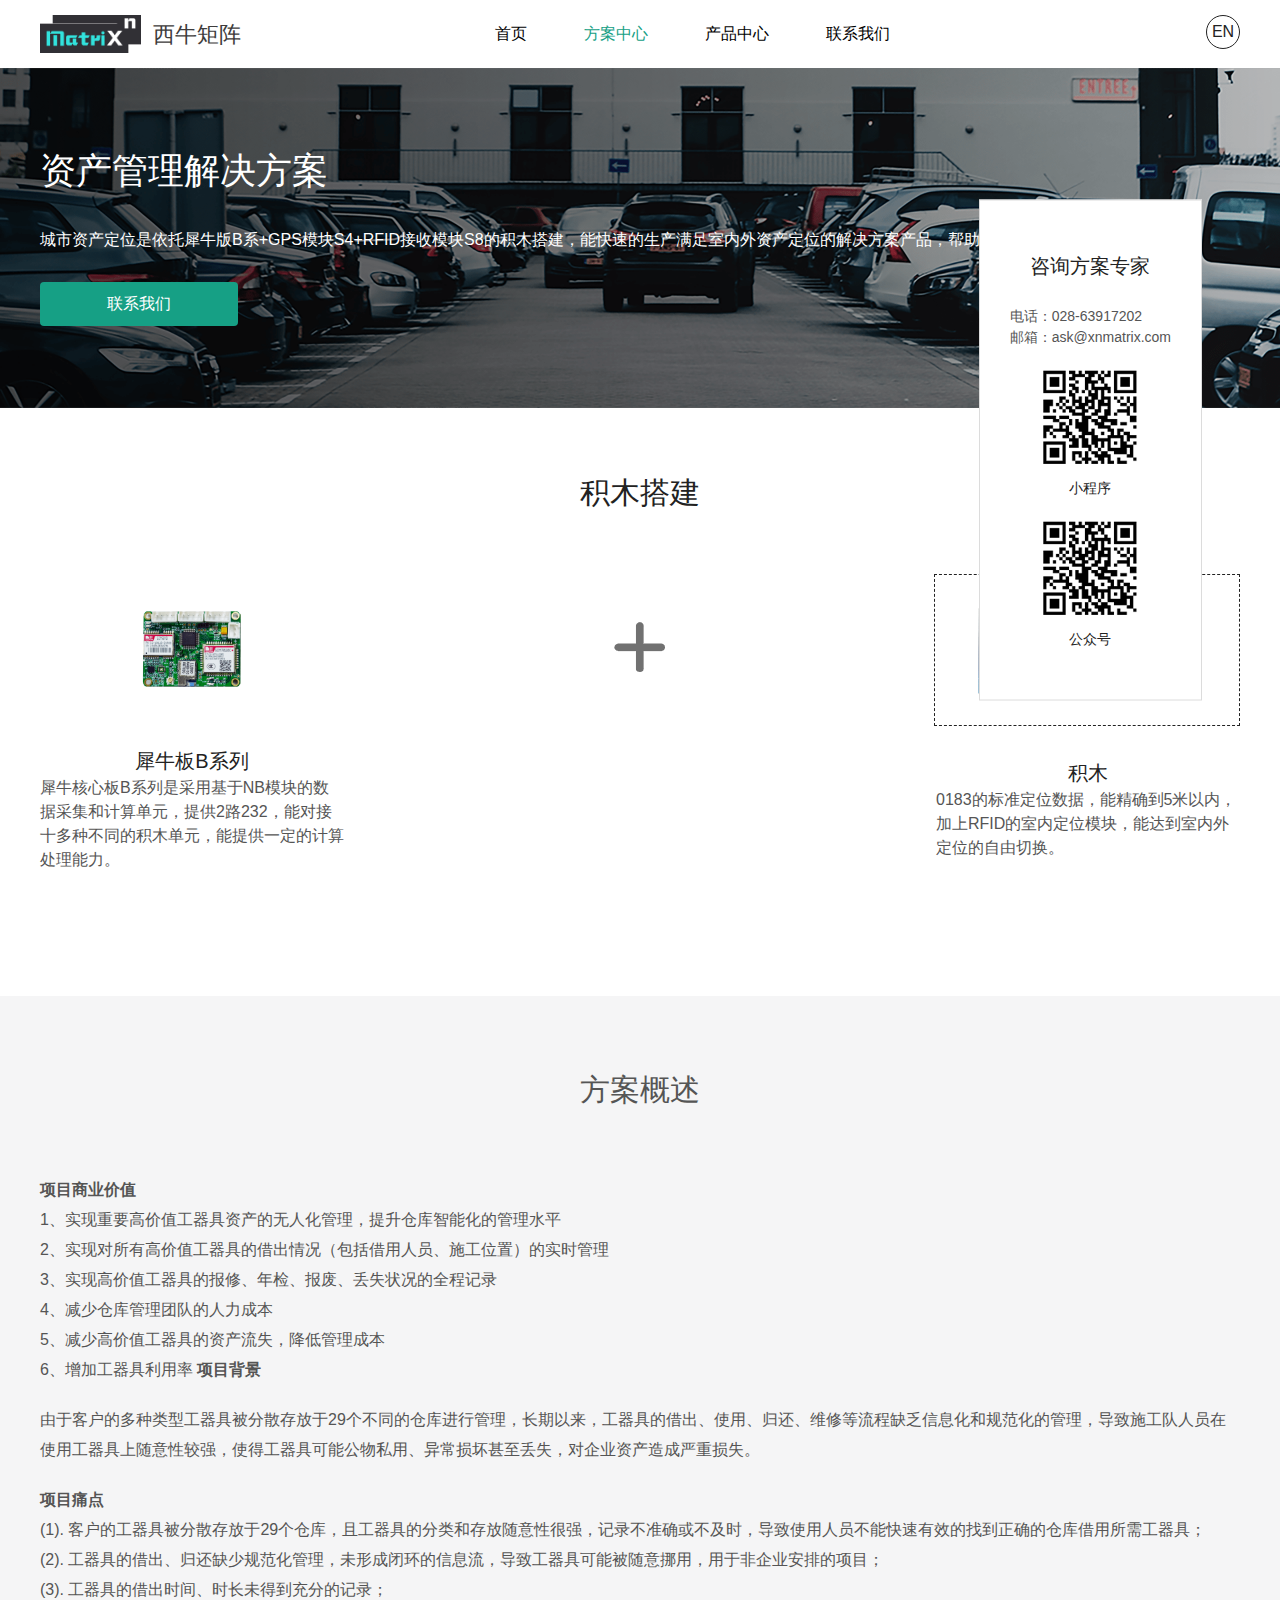
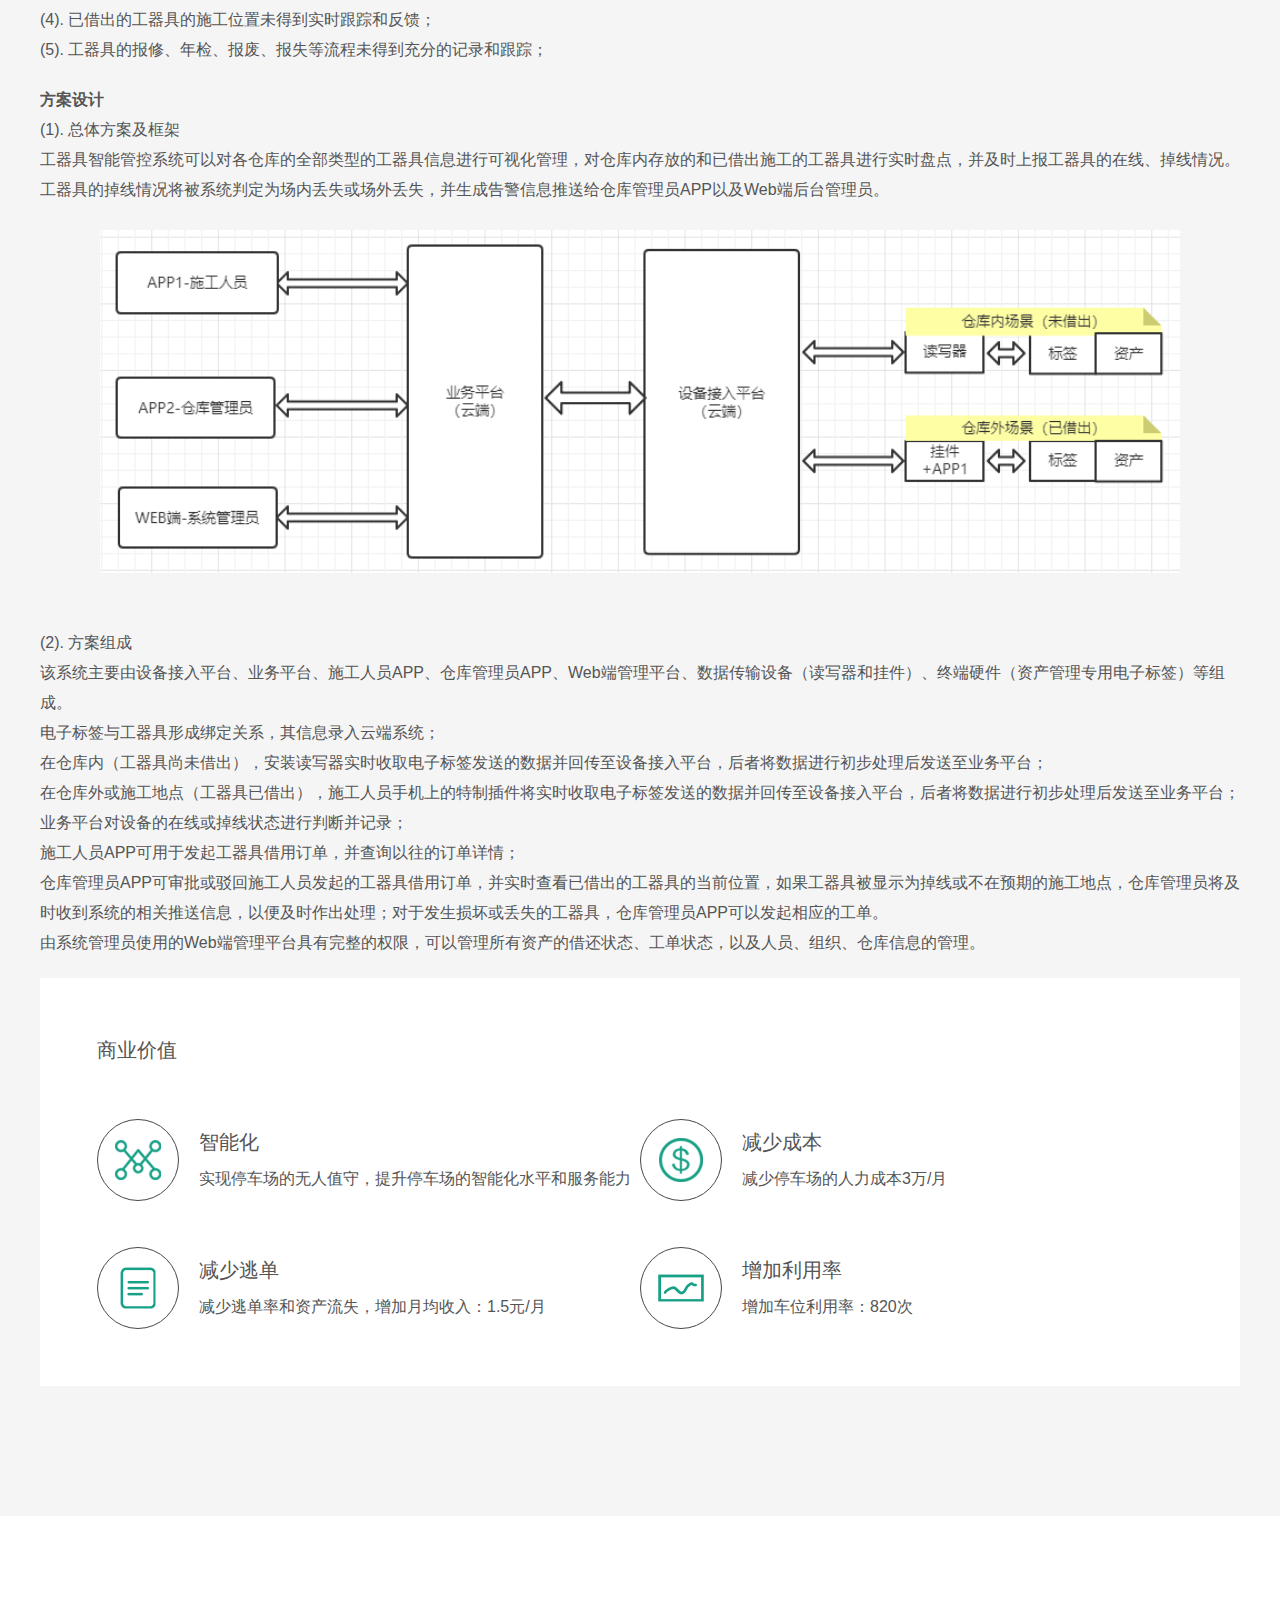
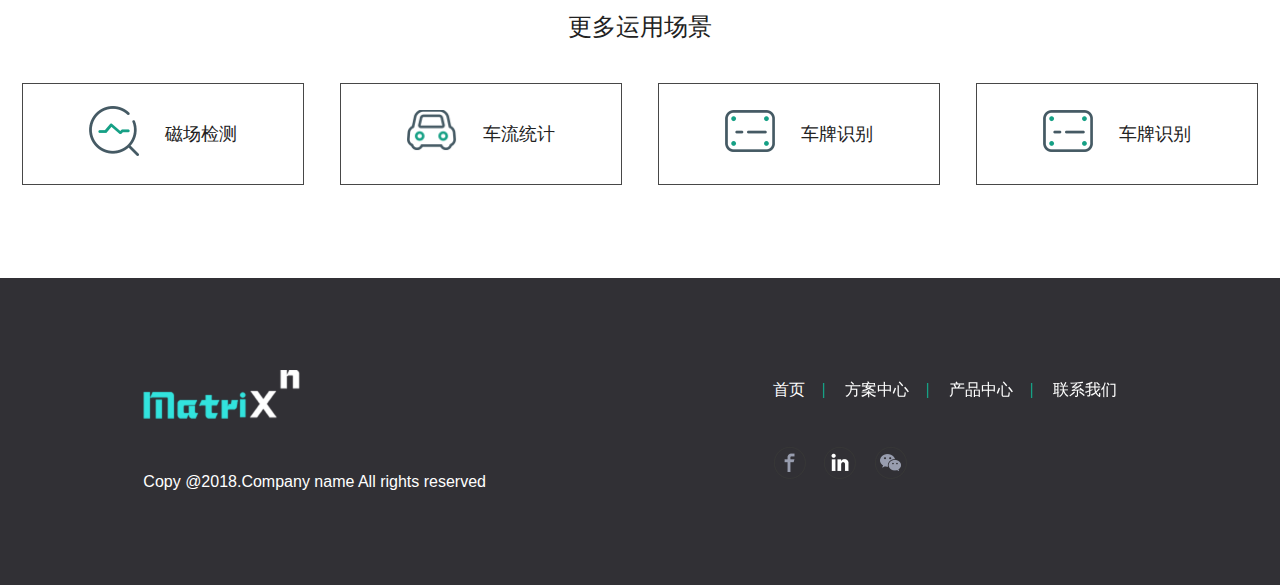
<file: scheme-details/asset.html>
<!DOCTYPE html>
<html lang="en">
<head>
	<meta charset="UTF-8">
	<title>西牛矩阵</title>
	<meta name="viewport" content="width=device-width, initial-scale=1.0, minimum-scale=1.0, maximum-scale=1.0, user-scalable=no"> 
	<meta http-equiv="X-UA-Compatible" content="IE=edge,chrome=1">
	<meta name="HandheldFriendly" content="true">
	<link type="text/css" rel="stylesheet" href="../css/commMove.css" media="only screen and (max-width:1200px)"/>
	<link type="text/css" rel="stylesheet" href="../css/common.css" media="only screen and (min-width:1200px)"/>
	
	<link type="text/css" rel="stylesheet" href="../css/scheme-detailsMove.css" media="only screen and (max-width:768px)"/>
	<link type="text/css" rel="stylesheet" href="../css/scheme-detailsPC.css" media="only screen and (min-width:768px)"/>

	<script src="../js/jquery-1.11.0.min.js"></script>
	<script src="../js/font-size.js"></script>
</head>
<body>
	<header id="header" class="width100 flex al-ce pr">
		<div class="flex jc-sb width1200">
			<a href="index.html" title="">
				<div class="flex al-ce logo">
					<img src="../img/logo.png" alt="">
					<span data-localize = 'con.title' class="size22 move-hiden colorc3e">西牛矩阵</span>
				</div>
			</a>
			<div class="flex al-ce header-nav move-hiden">
				<a href="../index.html"><p data-localize = 'con.a1' class="marginR57 size16">首页</p></a>
				<a href='../product.html'><p data-localize = 'con.a2' class="marginR57 size16 color">方案中心</p></a>
				<a href='../scheme.html'><p data-localize = 'con.a3' class="marginR57 size16">产品中心</p></a>
				<a href='../contact.html'><p data-localize = 'con.a4' class="size16">联系我们</p></a>
			</div>
			<div class="flex move-hiden">
				<!-- <a href="../login.html" title="">
					<p class="flex al-ce login">
						<img src="./img/user-icon.png" alt="">
						<span data-localize = 'con.a5' class="size16 cp">登录</span>
					</p>
				</a> -->
				<p data-localize = 'con.a6' class="language center cp">EN</p>
			</div>
			<!-- 手机端 -->
			<div class="login flex al-ce pc-hiden">
				<!-- <a href="../login.html" title=""><img src="./img/user-icon.png" alt=""></a> -->
				<span class="san"></span>
			</div>
		</div>
	</header><!-- /header -->
	<div class="banner background colorF flex al-ce">
		<div class='width1200'>
			<p class="size36 marginB30" data-localize = 'con.a102'>资产管理解决方案</p>
			<p class="marginB30" data-localize = 'con.a103'>城市资产定位是依托犀牛版B系+GPS模块S4+RFID接收模块S8的积木搭建，能快速的生产满足室内外资产定位的解决方案产品，帮助用户资产追踪。</p>
			<p><a href="../contact.html" data-localize = 'con.a4' class="button" title="" data-localize = 'con.a4'>联系我们</a></p>
		</div>
	</div>
	<main>
		<div class="build">
			<div class="size30 center build-header" data-localize = 'con.a104'>
				积木搭建
			</div>
			<div class="width1200 move-hiden">
				<div class="flex al-ce jc-sb build-img-box marginB20">
					<p class="plate width304px"><img src="../img/92.png" alt=""></p>
					<p class="add"><img src="../img/52.png" alt=""></p>
					<p class="module width304px flex al-ce jc-ev"><img src="../img/93.png" alt=""><img src="../img/94.png" alt=""></p>
				</div>
				<div class='flex al-ce jc-sb'>
					<div class="width304px">
						<p class="size20 center" data-localize = 'con.a105'>犀牛板B系列</p>
						<p class="size16 color55" data-localize = 'con.a106'>犀牛核心板B系列是采用基于NB模块的数据采集和计算单元，提供2路232，能对接十多种不同的积木单元，能提供一定的计算处理能力。</p>
					</div>
					<div class="width304px">
						<p class="size20 center" data-localize = 'con.a107'>积木</p>
						<p class="size16 color55" data-localize = 'con.a108'>GPS模块输出标准的NMEA-0183的标准定位数据，能精确到5米以内，加上RFID的室内定位模块，能达到室内外定位的自由切换。</p>
					</div>
				</div>
			</div>
			<div class="pc-hiden">
				<div class="flex al-ce plate dashed">
					<div>
						<p class=""><img src="../img/92.png" alt=""></p>
					</div>
					<div>
						<p class="size20 center marginB20" data-localize = 'con.a105'>犀牛板B系列</p>
						<p class="size16 color55" data-localize = 'con.a106'>犀牛核心板B系列是采用基于NB模块的数据采集和计算单元，提供2路232，能对接十多种不同的积木单元，能提供一定的计算处理能力。</p>
					</div>
				</div>
				<div class="center marginTB36">
					<p class="add"><img src="../img/52.png" alt=""></p>
				</div>
				<div class="juggle dashed">
					<div>
						<p class="center flex al-ce jc-ev"><img src="../img/93.png" alt=""><img src="../img/94.png" alt=""></p>
					</div>
					<div class="width304px">
						<p class="size20 center marginB20" data-localize = 'con.a107'>积木</p>
						<p class="size16 color55" data-localize = 'con.a108'>GPS模块输出标准的NMEA-0183的标准定位数据，能精确到5米以内，加上RFID的室内定位模块，能达到室内外定位的自由切换。</p>
					</div>
				</div>
			</div>
		</div>
		<div class="summary">
			<div class='width1200'>
				<div class='size30 center marginB70px' data-localize = 'con.a111'>方案概述</div>
				<div>
					<strong class="size16" data-localize = 'con.p1'>项目商业价值</strong><br>
					<span  data-localize = 'con.p2'>1、实现重要高价值工器具资产的无人化管理，提升仓库智能化的管理水平</span><br>
					<span  data-localize = 'con.p3'>2、实现对所有高价值工器具的借出情况（包括借用人员、施工位置）的实时管理</span><br>
					<span  data-localize = 'con.p4'>3、实现高价值工器具的报修、年检、报废、丢失状况的全程记录</span><br>
					<span  data-localize = 'con.p5'>4、减少仓库管理团队的人力成本</span><br>
					<span  data-localize = 'con.p6'>5、减少高价值工器具的资产流失，降低管理成本</span><br>
					<span class="marginB20px"  data-localize = 'con.p7'>6、增加工器具利用率</span>

					<strong class="size16" data-localize = 'con.p8'>项目背景</strong><br>
					<span class="marginB20px" data-localize = 'con.p9'>由于客户的多种类型工器具被分散存放于29个不同的仓库进行管理，长期以来，工器具的借出、使用、归还、维修等流程缺乏信息化和规范化的管理，导致施工队人员在使用工器具上随意性较强，使得工器具可能公物私用、异常损坏甚至丢失，对企业资产造成严重损失。</span><br>

					<strong class="size16" data-localize = 'con.p10'>项目痛点</strong><br>
					<span  data-localize = 'con.p11'>(1). 客户的工器具被分散存放于29个仓库，且工器具的分类和存放随意性很强，记录不准确或不及时，导致使用人员不能快速有效的找到正确的仓库借用所需工器具；</span><br>
					<span  data-localize = 'con.p12'>(2). 工器具的借出、归还缺少规范化管理，未形成闭环的信息流，导致工器具可能被随意挪用，用于非企业安排的项目；</span><br>
					<span  data-localize = 'con.p13'>(3). 工器具的借出时间、时长未得到充分的记录；</span><br>
					<span  data-localize = 'con.p14'>(4). 已借出的工器具的施工位置未得到实时跟踪和反馈；</span><br>
					<span class="marginB20px"  data-localize = 'con.p15'>(5). 工器具的报修、年检、报废、报失等流程未得到充分的记录和跟踪；</span><br>

					<strong class="size16" data-localize = 'con.p16'>方案设计</strong><br>
					<span data-localize = 'con.p17'>(1). 总体方案及框架</span><br>
					<span data-localize = 'con.p18'>工器具智能管控系统可以对各仓库的全部类型的工器具信息进行可视化管理，对仓库内存放的和已借出施工的工器具进行实时盘点，并及时上报工器具的在线、掉线情况。工器具的掉线情况将被系统判定为场内丢失或场外丢失，并生成告警信息推送给仓库管理员APP以及Web端后台管理员。</span><br>
					<img class="imgs" style='margin-bottom:0.5rem' src="../img/88.png" alt=""><br>

					<span data-localize = 'con.p19'>(2). 方案组成</span><br>
					<span data-localize = 'con.p20'>该系统主要由设备接入平台、业务平台、施工人员APP、仓库管理员APP、Web端管理平台、数据传输设备（读写器和挂件）、终端硬件（资产管理专用电子标签）等组成。</span><br>
					<span data-localize = 'con.p21'>电子标签与工器具形成绑定关系，其信息录入云端系统；</span><br>
					<span data-localize = 'con.p22'>在仓库内（工器具尚未借出），安装读写器实时收取电子标签发送的数据并回传至设备接入平台，后者将数据进行初步处理后发送至业务平台；</span><br>
					<span data-localize = 'con.p23'>在仓库外或施工地点（工器具已借出），施工人员手机上的特制插件将实时收取电子标签发送的数据并回传至设备接入平台，后者将数据进行初步处理后发送至业务平台；</span><br>
					<span data-localize = 'con.p24'>业务平台对设备的在线或掉线状态进行判断并记录；</span><br>

					<span data-localize = 'con.p25'>施工人员APP可用于发起工器具借用订单，并查询以往的订单详情；</span><br>
					<span data-localize = 'con.p26'>仓库管理员APP可审批或驳回施工人员发起的工器具借用订单，并实时查看已借出的工器具的当前位置，如果工器具被显示为掉线或不在预期的施工地点，仓库管理员将及时收到系统的相关推送信息，以便及时作出处理；对于发生损坏或丢失的工器具，仓库管理员APP可以发起相应的工单。</span><br>
					<span data-localize = 'con.p27'  class="marginB20px">由系统管理员使用的Web端管理平台具有完整的权限，可以管理所有资产的借还状态、工单状态，以及人员、组织、仓库信息的管理。</span><br>
				</div>	
				<!-- <div class="move-size20 programme">
					<div class="flex al-ce jc-sb size20">
						<div class='point marginR36 w100'>
							方案特点：
						</div>
						<div class="assembly w100">
							方案组件：
						</div>
					</div>
					<div class='flex jc-sb size14'>
						<div class='point-content backgroundF marginR36 w100'>
							<p>
								全国已有井盖50亿个以上，每年新增、更换井盖1500万个以上，管理部门、人员和责任各不相同。井盖管理面临着数量多、部门杂、类型多、要求高等几大特点。如何降低管理工作量、提升效率，成为解决问题的核心。通过这期项目，我们为相关管理实现了以下商业价值：
							</p>
							<ul>
								<li>实现城市哑资产的管理，提升城市智能化水平和服务能力</li>
								<li>减少城市的井盖资产的流失5万/月</li>
								<li>因盲目寻找停车位而附加的道路无效交通流的现象突出</li>
								<li>减少危险事故的发生</li>
								<li>增加污水堵塞预警监测，自动上报次数：8次/月</li>
							</ul>
						</div>
						<div class='assembly-content backgroundF w100'>
							<span>智慧井盖监测终端</span>
							<span>物联网云</span>
							<span>运营管理服务端</span>
							<span>井盖管理APP</span>
							<span>井盖管理PC软件</span>
						</div>
					</div>
				</div> -->
				<div class="worth backgroundF">
					<div class="size20 marginB54px" data-localize = 'con.a124'>
						商业价值
					</div>
					<div>
						<div class="flex marginB46px">
							<div class="flex w100">
								<p class="worth-img flex al-ce jc-ce"><img class="intelligent" src="../img/55.png" alt=""></p>
								<p class="flex jc-ev fd-co">
									<span class="size20" data-localize = 'con.a125'>智能化</span>
									<span data-localize = 'con.a126'>实现停车场的无人值守，提升停车场的智能化水平和服务能力</span>
								</p>	
							</div>
							<div class="flex w100">
								<p class="worth-img flex al-ce jc-ce"><img class="cost" src="../img/56.png" alt=""></p>
								<p class="flex jc-ev fd-co">
									<span class="size20" data-localize = 'con.a127'>减少成本</span>
									<span data-localize = 'con.a128'>减少停车场的人力成本3万/月</span>
								</p>
							</div>
						</div>
						<div class="flex">
							<div class="flex w100">
								<p class="worth-img flex al-ce jc-ce"><img class="slip" src="../img/57.png" alt=""></p>
								<p class="flex jc-ev fd-co">
									<span class="size20" data-localize = 'con.a129'>减少逃单</span>
									<span data-localize = 'con.a130'>减少逃单率和资产流失，增加月均收入：1.5元/月</span>
								</p>	
							</div>
							<div class="flex w100">
								<p class="worth-img flex al-ce jc-ce"><img class="use" src="../img/58.png" alt=""></p>
								<p class="flex jc-ev fd-co">
									<span class="size20" data-localize = 'con.a131'>增加利用率</span>
									<span data-localize = 'con.a132'>增加车位利用率：820次</span>
								</p>
							</div>
						</div>
					</div>
				</div>
			</div>
		</div>
		<div class="flex jc-ce al-ce scene">
			<div>
				<div class="scene-header size24 center" data-localize = 'con.a97'>
					更多运用场景
				</div>
				<div class="flex al-ce jc-ce">
					<div class="backgroundF scene-icon marginR36 flex al-ce jc-ce">
						<p><img src="../img/45.png" alt=""></p>
						<p class="size18" data-localize = 'con.a98'>磁场检测</p>
					</div>
					<div class="backgroundF scene-icon marginR36 flex al-ce jc-ce">
						<p><img src="../img/46.png" alt=""></p>
						<p class="size18" data-localize = 'con.a99'>车流统计</p>
					</div>
					<div class="backgroundF scene-icon marginR36 flex al-ce jc-ce">
						<p><img src="../img/47.png" alt=""></p>
						<p class="size18" data-localize = 'con.a100'>车牌识别</p>
					</div>
					<div class="backgroundF scene-icon flex al-ce jc-ce">
						<p><img src="../img/47.png" alt=""></p>
						<p class="size18" data-localize = 'con.a101'>车牌识别</p>
					</div>
				</div>
			</div>
		</div>
	</main>
	<aside class="aside flex al-ce jc-ce">
		<div>
			<div class="size20 center aside-header" data-localize = 'con.b1'>
				咨询方案专家
			</div>
			<div class="color55 size14">
				<p>
					<span data-localize = 'con.b2'>电话</span>：<span>028-63917202</span>
				</p>
				<p>
					<span data-localize = 'con.b3'>邮箱</span>：<span>ask@xnmatrix.com</span>
				</p>	
			</div>
			<div class="size14 center">
				<p class="aside-img"><img src="../img/59.png" alt=""><span data-localize = 'con.b4'>小程序</span></p>
				<p class="aside-img"><img src="../img/59.png" alt=""><span data-localize = 'con.b5'>公众号</span></p>
			</div>
		</div>
		
	</aside>
	<footer>
		<div class='footer flex al-ce jc-sa move-hiden'>
			<div class="footer-logo">
				<p><img src="../img/29.png" alt=""></p>
				<p class="colorF">Copy @2018.Company name All rights reserved</p>
			</div>
			<div>
				<p class="footer-nav flex">
					<a href="../index.html" class="pr footer-index footer-nav-a" data-localize = 'con.a1'>首页</a>
					<a href="../product.html" class="pr footer-nav-a" data-localize = 'con.a2'>方案中心</a>
					<a href="../scheme.html" class="pr footer-nav-a" data-localize = 'con.a3'>产品中心</a>
					<a href="../contact.html" class="pr" data-localize = 'con.a4'>联系我们</a>
				</p>	
				<p class="footer-img">
					<img src="../img/26.png" alt="">
					<img src="../img/27.png" alt="">
					<img src="../img/28.png" alt="">
				</p>	
			</div>
		</div>
		<div class='pc-hiden footer flex jc-ce fd-co'>
			<p class="footer-nav flex">
				<a href="../index.html" class="pr footer-index footer-nav-a" data-localize = 'con.a1'>首页</a>
				<a href="../product.html" class="pr footer-nav-a" data-localize = 'con.a2'>方案中心</a>
				<a href="../scheme.html" class="pr footer-nav-a" data-localize = 'con.a3'>产品中心</a>
				<a href="../contact.html" class="pr" data-localize = 'con.a4'>联系我们</a>
			</p>	
			<p class="footer-img">
				<img src="../img/26.png" alt="">
				<img src="../img/27.png" alt="">
				<img src="../img/28.png" alt="">
			</p>
			<p class="footer-logo"><img src="../img/29.png" alt=""></p>
			<p class="colorF size18">Copy @2018.Company name All rights reserved</p>
		</div>
	</footer>
	<!-- <script src='./js/jquery.terseBanner.min.js'></script> -->
	<!-- <script src='../js/scheme-details.js'></script> -->

	<script src='../json/asset-language-en.js'></script>
	<script src='../json/asset-language-zh.js'></script>
	<script src='../js/language.js'></script>
	<script src='../js/meiqit.js'></script>
</body>
</html>
</file>
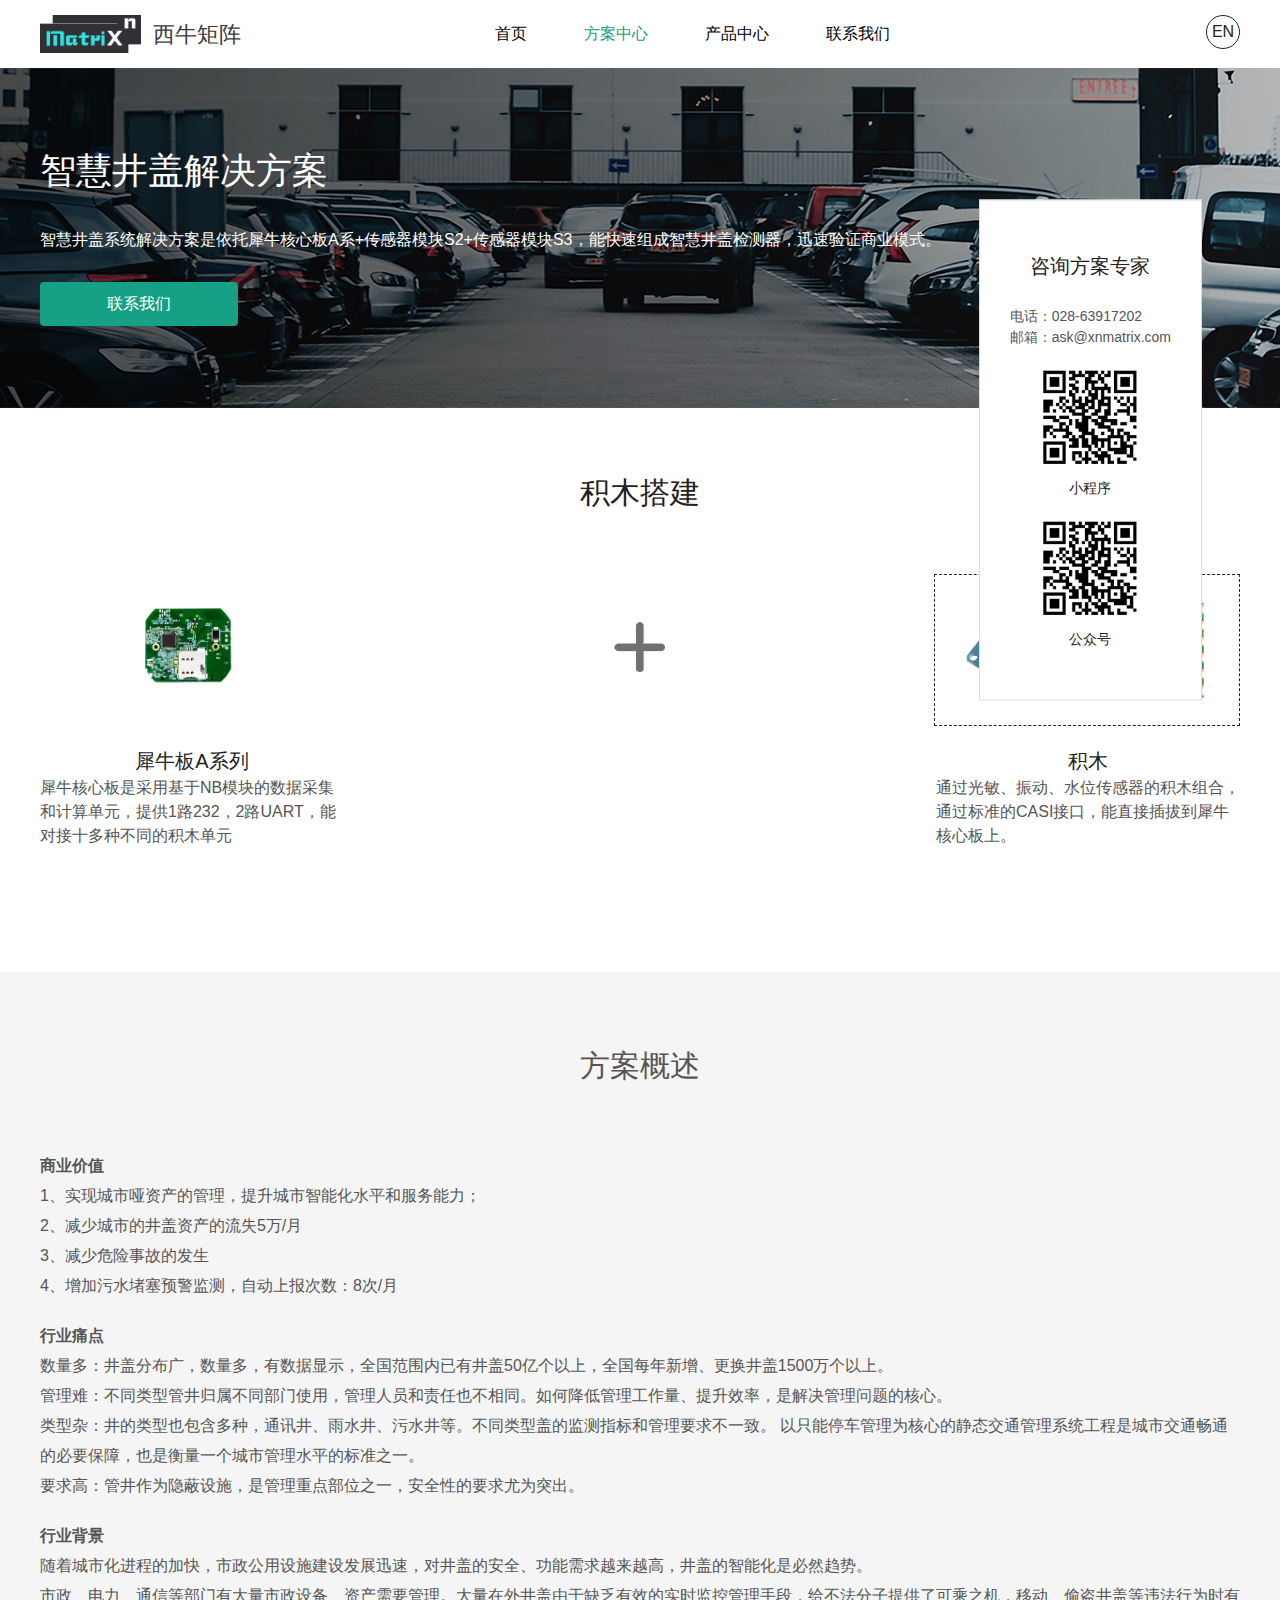
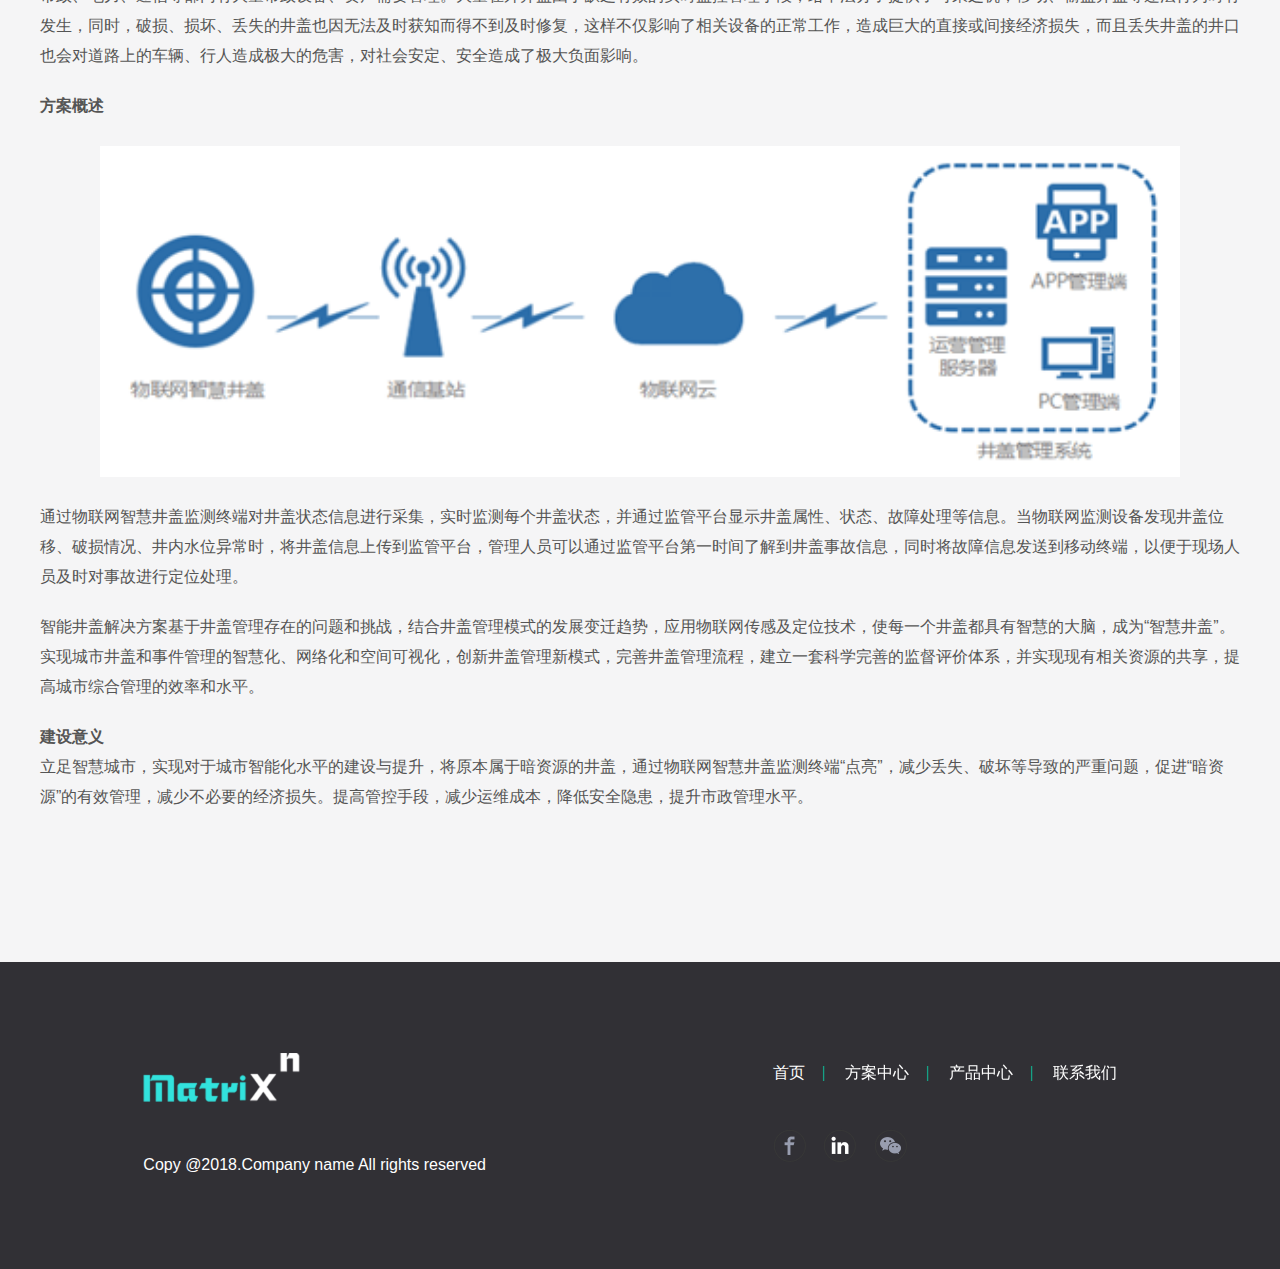
<file: scheme-details/manhole.html>
<!DOCTYPE html>
<html lang="en">
<head>
	<meta charset="UTF-8">
	<title>西牛矩阵</title>
	<meta name="viewport" content="width=device-width, initial-scale=1.0, minimum-scale=1.0, maximum-scale=1.0, user-scalable=no"> 
	<meta http-equiv="X-UA-Compatible" content="IE=edge,chrome=1">
	<meta name="HandheldFriendly" content="true">
	<link type="text/css" rel="stylesheet" href="../css/commMove.css" media="only screen and (max-width:1200px)"/>
	<link type="text/css" rel="stylesheet" href="../css/common.css" media="only screen and (min-width:1200px)"/>
	
	<link type="text/css" rel="stylesheet" href="../css/scheme-detailsMove.css" media="only screen and (max-width:768px)"/>
	<link type="text/css" rel="stylesheet" href="../css/scheme-detailsPC.css" media="only screen and (min-width:768px)"/>

	<script src="../js/jquery-1.11.0.min.js"></script>
	<script src="../js/font-size.js"></script>
</head>
<body>
	<header id="header" class="width100 flex al-ce pr">
		<div class="flex jc-sb width1200">
			<a href="index.html" title="">
				<div class="flex al-ce logo">
					<img src="../img/logo.png" alt="">
					<span data-localize = 'con.title' class="size22 move-hiden colorc3e">西牛矩阵</span>
				</div>
			</a>
			<div class="flex al-ce header-nav move-hiden">
				<a href="../index.html"><p data-localize = 'con.a1' class="marginR57 size16">首页</p></a>
				<a href='../product.html'><p data-localize = 'con.a2' class="marginR57 size16 color">方案中心</p></a>
				<a href='../scheme.html'><p data-localize = 'con.a3' class="marginR57 size16">产品中心</p></a>
				<a href='../contact.html'><p data-localize = 'con.a4' class="size16">联系我们</p></a>
			</div>
			<div class="flex move-hiden">
				<!-- <a href="../login.html" title="">
					<p class="flex al-ce login">
						<img src="../img/user-icon.png" alt="">
						<span data-localize = 'con.a5' class="size16 cp">登录</span>
					</p>
				</a> -->
				<p data-localize = 'con.a6' class="language center cp">EN</p>
			</div>
			<!-- 手机端 -->
			<div class="login flex al-ce pc-hiden">
				<!-- <a href="../login.html" title=""><img src="../img/user-icon.png" alt=""></a> -->
				<span class="san"></span>
			</div>
		</div>
	</header><!-- /header -->
	<div class="banner background colorF flex al-ce">
		<div class='width1200'>
			<p class="size36 marginB30" data-localize = 'con.a102'>智慧井盖解决方案</p>
			<p class="marginB30" data-localize = 'con.a103'>智慧井盖系统解决方案是依托犀牛核心板A系+传感器模块S2+传感器模块S3，能快速组成智慧井盖检测器，迅速验证商业模式。</p>
			<p><a href="../contact.html" data-localize = 'con.a4' class="button" title="" data-localize = 'con.a4'>联系我们</a></p>
		</div>
	</div>
	<main>
		<div class="build">
			<div class="size30 center build-header" data-localize = 'con.a104'>
				积木搭建
			</div>
			<div class="width1200 move-hiden">
				<div class="flex al-ce jc-sb build-img-box marginB20">
					<p class="plate width304px"><img src="../img/89.png" alt=""></p>
					<p class="add"><img src="../img/52.png" alt=""></p>
					<p class="module width304px flex al-ce jc-ev"><img src="../img/90.png" alt=""><img src="../img/91.png" alt=""></p>
				</div>
				<div class='flex al-ce jc-sb'>
					<div class="width304px">
						<p class="size20 center" data-localize = 'con.a105'>犀牛板A系列</p>
						<p class="size16 color55" data-localize = 'con.a106'>犀牛核心板是采用基于NB模块的数据采集和计算单元，提供1路232，2路UART，能对接十多种不同的积木单元</p>
					</div>
					<div class="width304px">
						<p class="size20 center" data-localize = 'con.a107'>积木</p>
						<p class="size16 color55" data-localize = 'con.a108'>通过光敏、振动、水位传感器的积木组合，通过标准的CASI接口，能直接插拔到犀牛核心板上。</p>
					</div>
				</div>
			</div>
			<div class="pc-hiden">
				<div class="flex al-ce plate dashed">
					<div>
						<p class=""><img src="../img/89.png" alt=""></p>
					</div>
					<div>
						<p class="size20 center marginB20" data-localize = 'con.a105'>犀牛板A系列</p>
						<p class="size16 color55" data-localize = 'con.a106'>犀牛核心板是采用基于NB模块的数据采集和计算单元，提供1路232，2路UART，能对接十多种不同的积木单元</p>
					</div>
				</div>
				<div class="center marginTB36">
					<p class="add"><img src="../img/52.png" alt=""></p>
				</div>
				<div class="juggle dashed">
					<div>
						<p class="center flex al-ce jc-ev"><img src="../img/90.png" alt=""><img src="../img/91.png" alt=""></p>
					</div>
					<div class="width304px">
						<p class="size20 center marginB20" data-localize = 'con.a107'>积木</p>
						<p class="size16 color55" data-localize = 'con.a108'>通过光敏、振动、水位传感器的积木组合，通过标准的CASI接口，能直接插拔到犀牛核心板上。</p>
					</div>
				</div>
			</div>
		</div>
		<div class="summary">
			<div class='width1200'>
				<div class='size30 center marginB70px' data-localize = 'con.a111'>方案概述</div>
				<div>
					<strong class="size16" data-localize = 'con.a112'>商业价值</strong><br>
					<span data-localize = 'con.a113'>1、实现城市哑资产的管理，提升城市智能化水平和服务能力；</span><br>
					<span data-localize = 'con.a114'>2、减少城市的井盖资产的流失5万/月</span><br>
					<span data-localize = 'con.a115'>3、减少危险事故的发生</span><br>
					<span class="marginB20px" data-localize = 'con.a116'>4、增加污水堵塞预警监测，自动上报次数：8次/月</span><br>

					<strong class="size16" data-localize = 'con.a117'>行业痛点</strong><br>
					<span data-localize = 'con.a118'>数量多：井盖分布广，数量多，有数据显示，全国范围内已有井盖50亿个以上，全国每年新增、更换井盖1500万个以上。</span><br>
					<span data-localize = 'con.a119'>管理难：不同类型管井归属不同部门使用，管理人员和责任也不相同。如何降低管理工作量、提升效率，是解决管理问题的核心。</span><br>
					<span data-localize = 'con.a120'>类型杂：井的类型也包含多种，通讯井、雨水井、污水井等。不同类型盖的监测指标和管理要求不一致。</span><br>
					<span class="marginB20px" data-localize = 'con.a121'>要求高：管井作为隐蔽设施，是管理重点部位之一，安全性的要求尤为突出。</span><br>

					<strong class="size16" data-localize = 'con.a122'>行业背景</strong><br>
					<span data-localize = 'con.a123'>随着城市化进程的加快，市政公用设施建设发展迅速，对井盖的安全、功能需求越来越高，井盖的智能化是必然趋势。</span><br><span data-localize = 'con.a124' class="marginB20px">市政、电力、通信等部门有大量市政设备、资产需要管理。大量在外井盖由于缺乏有效的实时监控管理手段，给不法分子提供了可乘之机，移动、偷盗井盖等违法行为时有发生，同时，破损、损坏、丢失的井盖也因无法及时获知而得不到及时修复，这样不仅影响了相关设备的正常工作，造成巨大的直接或间接经济损失，而且丢失井盖的井口也会对道路上的车辆、行人造成极大的危害，对社会安定、安全造成了极大负面影响。</span><br>

					<strong class="size16" data-localize = 'con.a125'>方案概述</strong><br>
					<img class="imgs" src="../img/66.png" alt="">
					<span class="marginB20px" data-localize = 'con.a126'>通过物联网智慧井盖监测终端对井盖状态信息进行采集，实时监测每个井盖状态，并通过监管平台显示井盖属性、状态、故障处理等信息。当物联网监测设备发现井盖位移、破损情况、井内水位异常时，将井盖信息上传到监管平台，管理人员可以通过监管平台第一时间了解到井盖事故信息，同时将故障信息发送到移动终端，以便于现场人员及时对事故进行定位处理。</span><br><span data-localize = 'con.a127' class="marginB20px">智能井盖解决方案基于井盖管理存在的问题和挑战，结合井盖管理模式的发展变迁趋势，应用物联网传感及定位技术，使每一个井盖都具有智慧的大脑，成为“智慧井盖”。实现城市井盖和事件管理的智慧化、网络化和空间可视化，创新井盖管理新模式，完善井盖管理流程，建立一套科学完善的监督评价体系，并实现现有相关资源的共享，提高城市综合管理的效率和水平。</span><br>

					<strong class="size16" data-localize = 'con.a128'>建设意义</strong><br>
					<span class="marginB20px" data-localize = 'con.a129'>立足智慧城市，实现对于城市智能化水平的建设与提升，将原本属于暗资源的井盖，通过物联网智慧井盖监测终端“点亮”，减少丢失、破坏等导致的严重问题，促进“暗资源”的有效管理，减少不必要的经济损失。提高管控手段，减少运维成本，降低安全隐患，提升市政管理水平。</span>
				</div>	
				<!-- <div class="move-size20 programme">
					<div class="flex al-ce jc-sb size20">
						<div class='point marginR36 w100' data-localize = 'con.p1'>
							方案特点：
						</div>
						<div class="assembly w100" data-localize = 'con.p2'>
							方案组件：
						</div>
					</div>
					<div class='flex jc-sb size14'>
						<div class='point-content backgroundF marginR36 w100'>
							<p data-localize = 'con.p3'>
								全国已有井盖50亿个以上，每年新增、更换井盖1500万个以上，管理部门、人员和责任各不相同。井盖管理面临着数量多、部门杂、类型多、要求高等几大特点。如何降低管理工作量、提升效率，成为解决问题的核心。通过这期项目，我们为相关管理实现了以下商业价值：
							</p>
							<ul>
								<li data-localize = 'con.p4'>实现城市哑资产的管理，提升城市智能化水平和服务能力</li>
								<li data-localize = 'con.p5'>减少城市的井盖资产的流失5万/月</li>
								<li data-localize = 'con.p6'>因盲目寻找停车位而附加的道路无效交通流的现象突出</li>
								<li data-localize = 'con.p7'>减少危险事故的发生</li>
								<li data-localize = 'con.p8'>增加污水堵塞预警监测，自动上报次数：8次/月</li>
							</ul>
						</div>
						<div class='assembly-content backgroundF w100'>
							<span data-localize = 'con.p9'>智慧井盖监测终端</span>
							<span data-localize = 'con.p10'>物联网云</span>
							<span data-localize = 'con.p11'>运营管理服务端</span>
							<span data-localize = 'con.p12'>井盖管理APP</span>
							<span data-localize = 'con.p13'>井盖管理PC软件</span>
						</div>
					</div>
				</div> -->
			</div>
		</div>
		<!-- <div class="flex jc-ce al-ce scene">
			<div>
				<div class="scene-header size24 center" data-localize = 'con.a97'>
					更多运用场景
				</div>
				<div class="flex al-ce jc-ce">
					<div class="backgroundF scene-icon marginR36 flex al-ce jc-ce">
						<p><img src="../img/45.png" alt=""></p>
						<p class="size18" data-localize = 'con.a98'>磁场检测</p>
					</div>
					<div class="backgroundF scene-icon marginR36 flex al-ce jc-ce">
						<p><img src="../img/46.png" alt=""></p>
						<p class="size18" data-localize = 'con.a99'>车流统计</p>
					</div>
					<div class="backgroundF scene-icon marginR36 flex al-ce jc-ce">
						<p><img src="../img/47.png" alt=""></p>
						<p class="size18" data-localize = 'con.a100'>车牌识别</p>
					</div>
					<div class="backgroundF scene-icon flex al-ce jc-ce">
						<p><img src="../img/47.png" alt=""></p>
						<p class="size18" data-localize = 'con.a101'>车牌识别</p>
					</div>
				</div>
			</div>
		</div> -->
	</main>
	<aside class="aside flex al-ce jc-ce size20">
		<div>
			<div class="size20 center aside-header" data-localize = 'con.b1'>
				咨询方案专家
			</div>
			<div class="color55 size14">
				<p>
					<span data-localize = 'con.b2'>电话</span>：<span>028-63917202</span>
				</p>
				<p>
					<span data-localize = 'con.b3'>邮箱</span>：<span>ask@xnmatrix.com</span>
				</p>	
			</div>
			<div class="size14 center">
				<p class="aside-img"><img src="../img/59.png" alt=""><span data-localize = 'con.b4'>小程序</span></p>
				<p class="aside-img"><img src="../img/59.png" alt=""><span data-localize = 'con.b5'>公众号</span></p>
			</div>
		</div>
		
	</aside>
	<footer>
		<div class='footer flex al-ce jc-sa move-hiden'>
			<div class="footer-logo">
				<p><img src="../img/29.png" alt=""></p>
				<p class="colorF">Copy @2018.Company name All rights reserved</p>
			</div>
			<div>
				<p class="footer-nav flex">
					<a href="../index.html" class="pr footer-index footer-nav-a" data-localize = 'con.a1'>首页</a>
					<a href="../product.html" class="pr footer-nav-a" data-localize = 'con.a2'>方案中心</a>
					<a href="../scheme.html" class="pr footer-nav-a" data-localize = 'con.a3'>产品中心</a>
					<a href="../contact.html" class="pr" data-localize = 'con.a4'>联系我们</a>
				</p>	
				<p class="footer-img">
					<img src="../img/26.png" alt="">
					<img src="../img/27.png" alt="">
					<img src="../img/28.png" alt="">
				</p>	
			</div>
		</div>
		<div class='pc-hiden footer flex jc-ce fd-co'>
			<p class="footer-nav flex">
				<a href="../index.html" class="pr footer-index footer-nav-a" data-localize = 'con.a1'>首页</a>
					<a href="../product.html" class="pr footer-nav-a" data-localize = 'con.a2'>方案中心</a>
					<a href="../scheme.html" class="pr footer-nav-a" data-localize = 'con.a3'>产品中心</a>
					<a href="../contact.html" class="pr" data-localize = 'con.a4'>联系我们</a>
			</p>	
			<p class="footer-img">
				<img src="../img/26.png" alt="">
				<img src="../img/27.png" alt="">
				<img src="../img/28.png" alt="">
			</p>
			<p class="footer-logo"><img src="../img/29.png" alt=""></p>
			<p class="colorF size18">Copy @2018.Company name All rights reserved</p>
		</div>
	</footer>
	<!-- <script src='./js/jquery.terseBanner.min.js'></script> -->
	<!-- <script src='../js/scheme-details.js'></script> -->

	<script src='../json/manhole-language-en.js'></script>
	<script src='../json/manhole-language-zh.js'></script>
	<script src='../js/language.js'></script>
	<script src='../js/meiqit.js'></script>
</body>
</html>
</file>
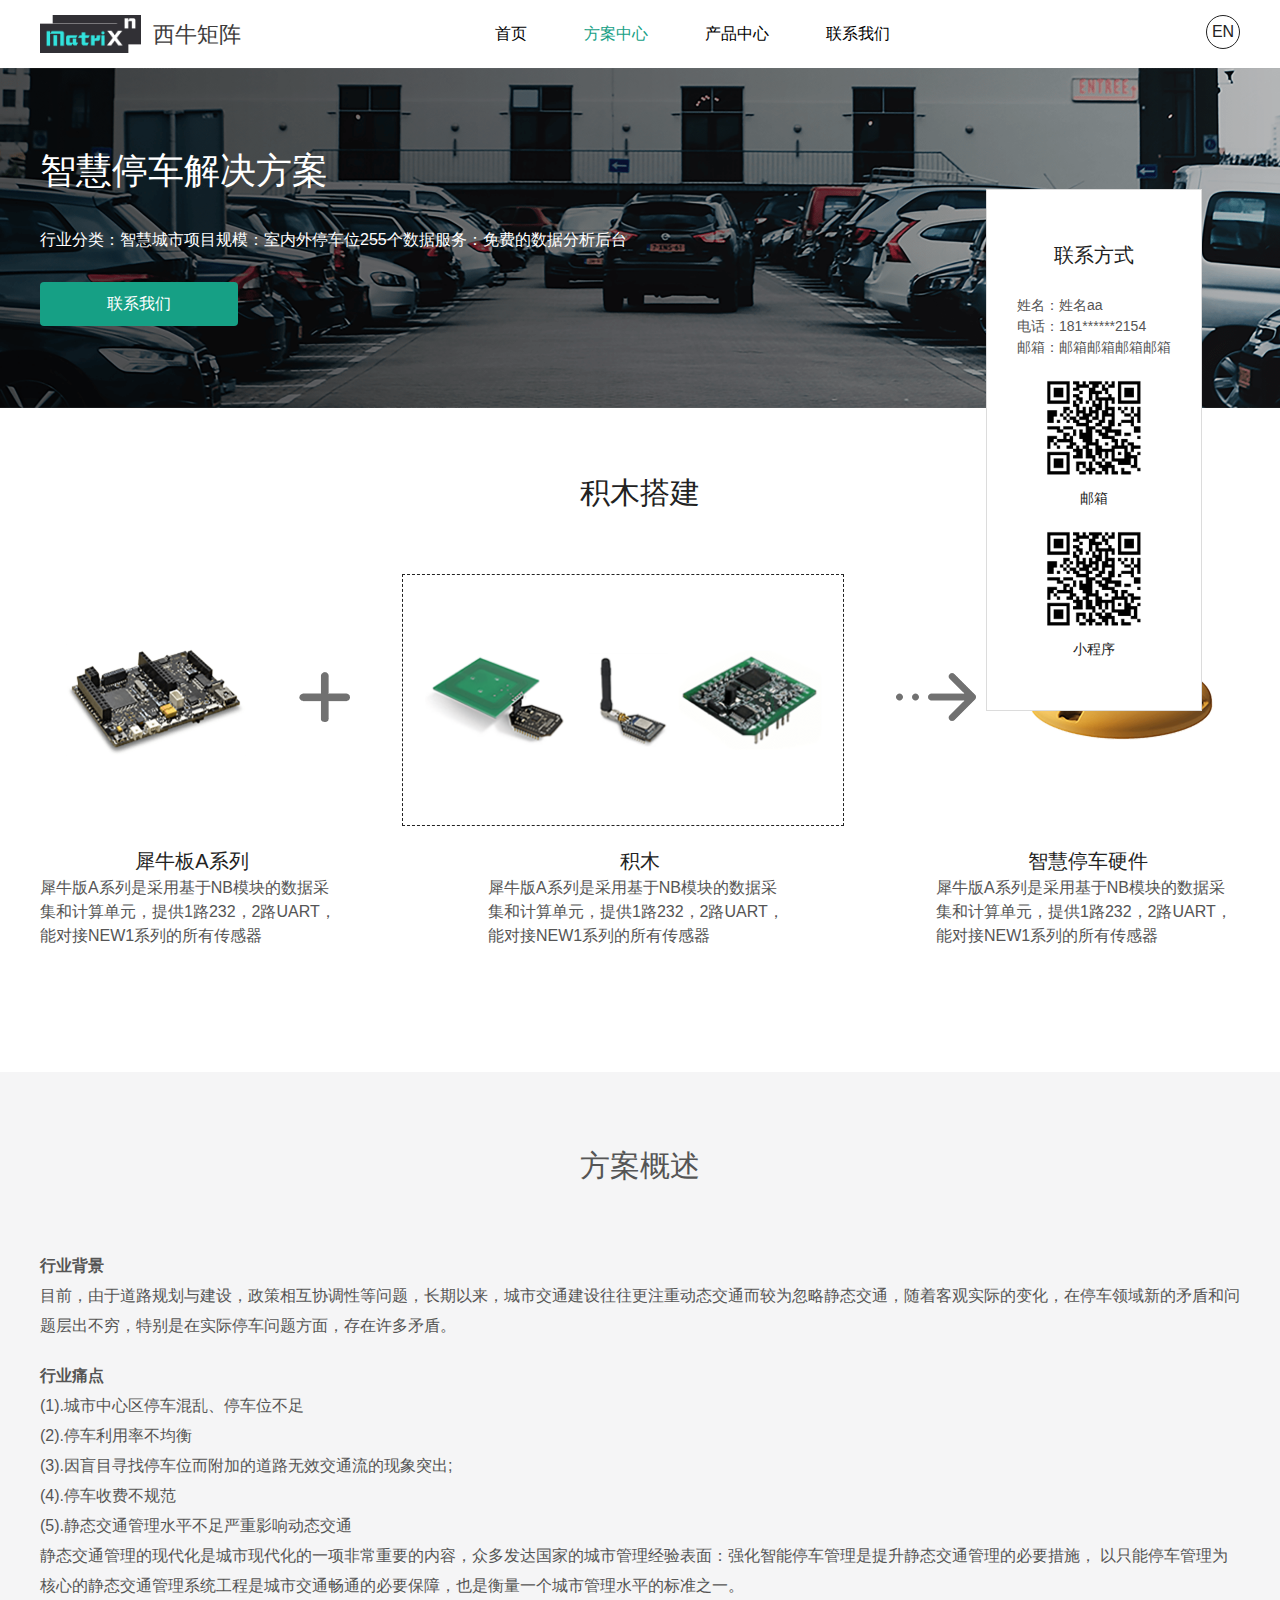
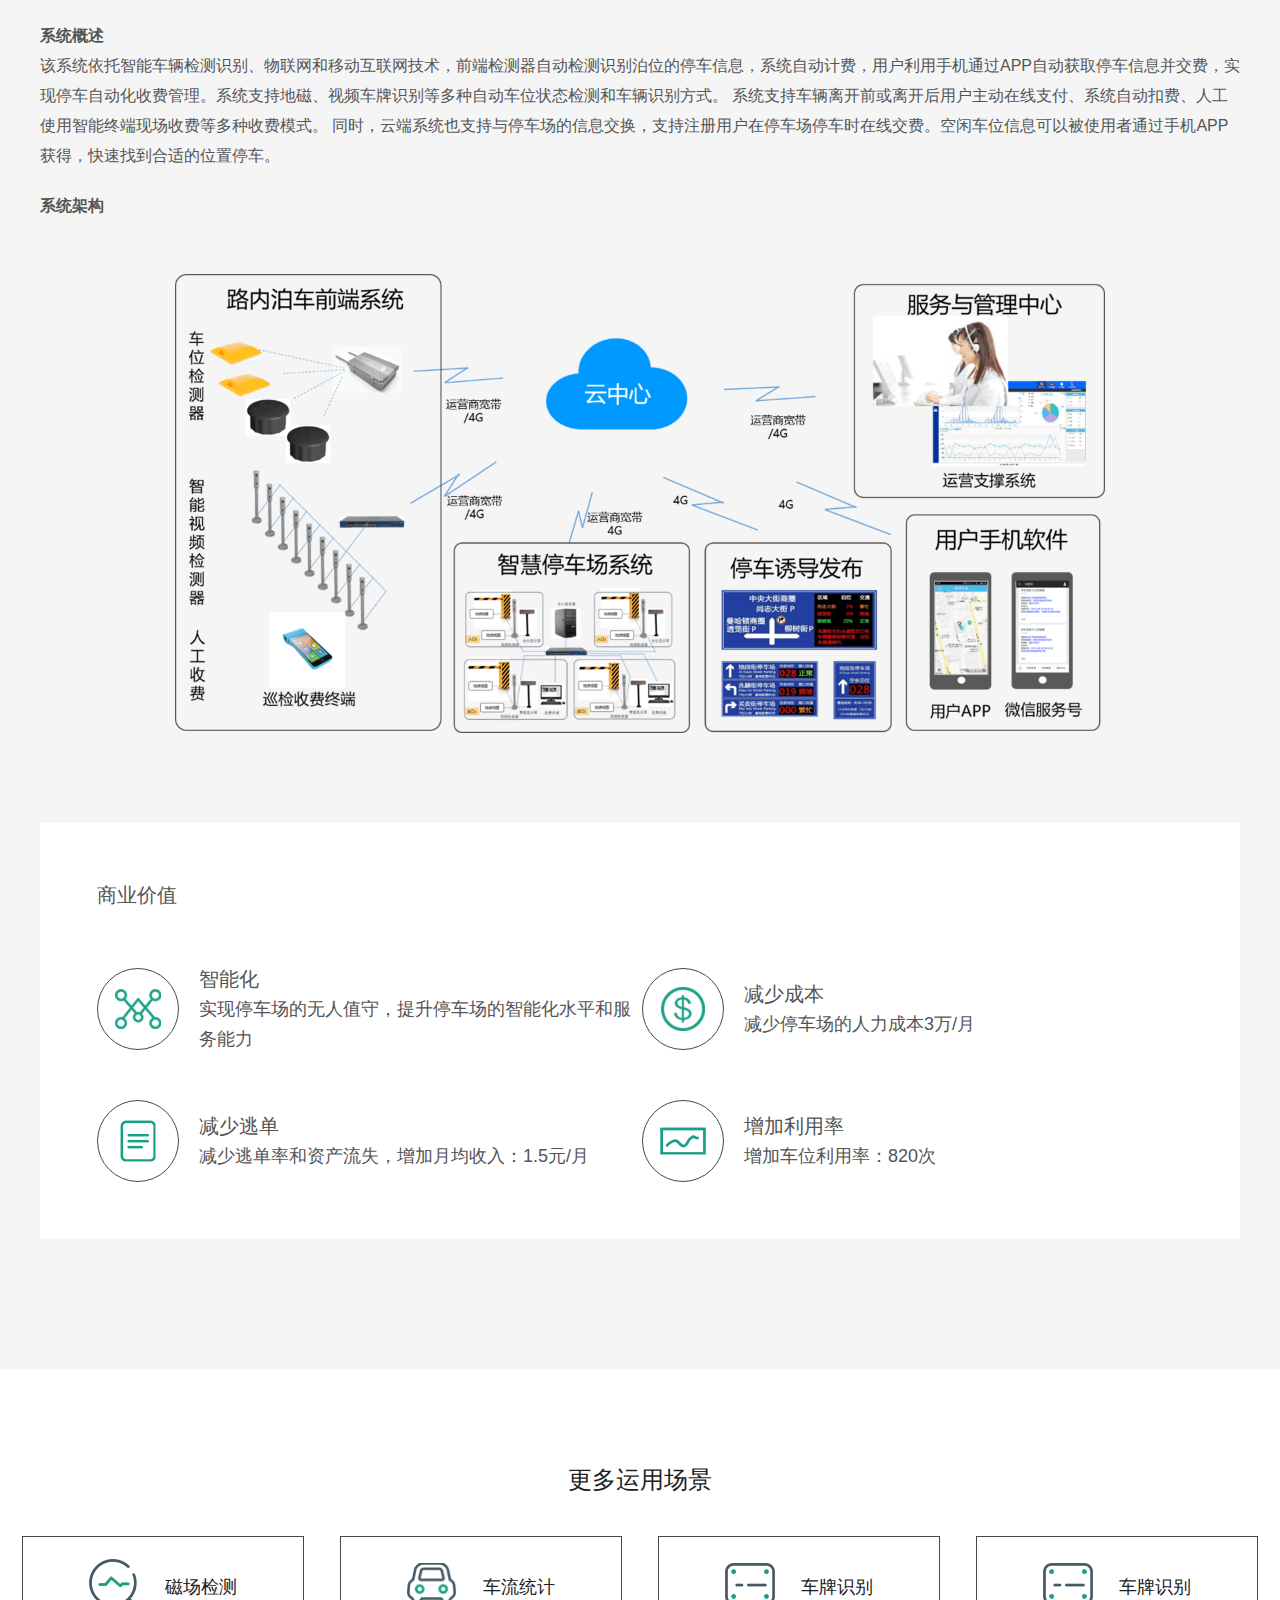
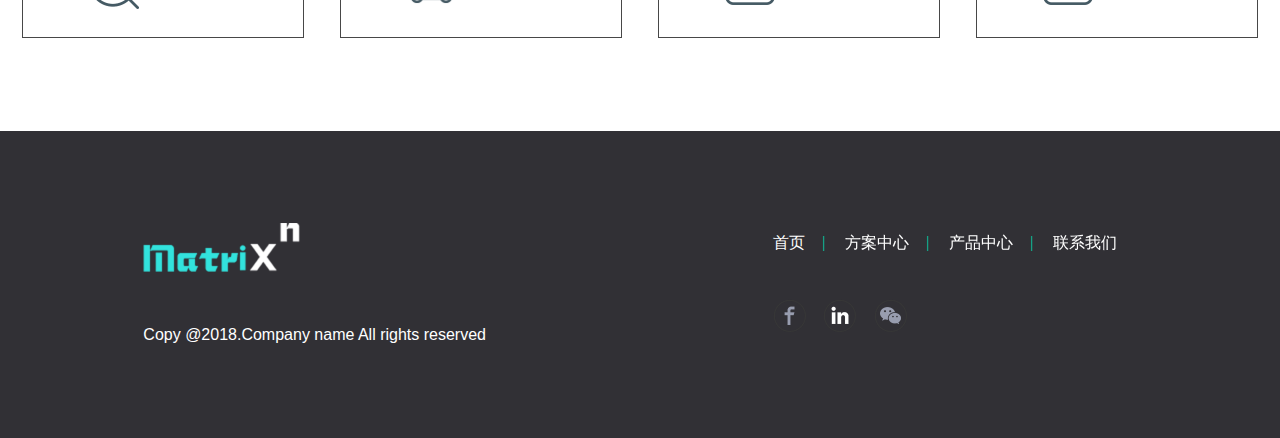
<file: scheme-details/parking.html>
<!DOCTYPE html>
<html lang="en">
<head>
	<meta charset="UTF-8">
	<title>西牛矩阵</title>
	<meta name="viewport" content="width=device-width, initial-scale=1.0, minimum-scale=1.0, maximum-scale=1.0, user-scalable=no"> 
	<meta http-equiv="X-UA-Compatible" content="IE=edge,chrome=1">
	<meta name="HandheldFriendly" content="true">
	<link type="text/css" rel="stylesheet" href="../css/commMove.css" media="only screen and (max-width:1200px)"/>
	<link type="text/css" rel="stylesheet" href="../css/common.css" media="only screen and (min-width:1200px)"/>
	
	<link type="text/css" rel="stylesheet" href="../css/scheme-detailsMove.css" media="only screen and (max-width:768px)"/>
	<link type="text/css" rel="stylesheet" href="../css/scheme-detailsPC.css" media="only screen and (min-width:768px)"/>

	<script src="../js/jquery-1.11.0.min.js"></script>
	<script src="../js/font-size.js"></script>
</head>
<body>
	<header id="header" class="width100 flex al-ce pr">
		<div class="flex jc-sb width1200">
			<a href="index.html" title="">
				<div class="flex al-ce logo">
					<img src="../img/logo.png" alt="">
					<span data-localize = 'con.title' class="size22 move-hiden colorc3e">西牛矩阵</span>
				</div>
			</a>
			<div class="flex al-ce header-nav move-hiden">
				<a href="../index.html"><p data-localize = 'con.a1' class="marginR57 size16">首页</p></a>
				<a href='../product.html'><p data-localize = 'con.a2' class="marginR57 size16 color">方案中心</p></a>
				<a href='../scheme.html'><p data-localize = 'con.a3' class="marginR57 size16">产品中心</p></a>
				<a href='../contact.html'><p data-localize = 'con.a4' class="size16">联系我们</p></a>
			</div>
			<div class="flex move-hiden">
				<!-- <a href="../login.html" title="">
					<p class="flex al-ce login">
						<img src="../img/user-icon.png" alt="">
						<span data-localize = 'con.a5' class="size16 cp">登录</span>
					</p>
				</a> -->
				<p data-localize = 'con.a6' class="language center cp">EN</p>
			</div>
			<!-- 手机端 -->
			<div class="login flex al-ce pc-hiden">
				<!-- <a href="../login.html" title=""><img src="../img/user-icon.png" alt=""></a> -->
				<span class="san"></span>
			</div>
		</div>
	</header><!-- /header -->
	<div class="banner background colorF flex al-ce">
		<div class='width1200 move-center'>
			<p class="size36 marginB30" data-localize = 'con.a102'>智慧停车解决方案</p>
			<p class="marginB30 move-hiden" data-localize = 'con.a103'>行业分类：智慧城市项目规模：室内外停车位255个数据服务：免费的数据分析后台</p>
			<p><a href="../contact.html" data-localize = 'con.a4' class="button" title="" data-localize = 'con.a4'>联系我们</a></p>
		</div>
	</div>
	<main>
		<div class="build">
			<div class="size30 center build-header" data-localize = 'con.a104'>
				积木搭建
			</div>
			<div class="width1200 move-hiden">
				<div class="flex al-ce jc-sa build-img-box marginB20">
					<p class="plate"><img src="../img/49.png" alt=""></p>
					<p class="add"><img src="../img/52.png" alt=""></p>
					<p class="juggle flex al-ce jc-ce"><img src="../img/50.png" alt=""></p>
					<p class="equal"><img src="../img/53.png" alt=""></p>
					<p class="result"><img src="../img/51.png" alt=""></p>
				</div>
				<div class='flex al-ce jc-sb'>
					<div class="width304px">
						<p class="size20 center" data-localize = 'con.a105'>犀牛板A系列</p>
						<p class="size16 color55" data-localize = 'con.a106'>犀牛版A系列是采用基于NB模块的数据采集和计算单元，提供1路232，2路UART，能对接NEW1系列的所有传感器</p>
					</div>
					<div class="width304px">
						<p class="size20 center" data-localize = 'con.a107'>积木</p>
						<p class="size16 color55" data-localize = 'con.a108'>犀牛版A系列是采用基于NB模块的数据采集和计算单元，提供1路232，2路UART，能对接NEW1系列的所有传感器</p>
					</div>
					<div class="width304px">
						<p class="size20 center" data-localize = 'con.a109'>智慧停车硬件</p>
						<p class="size16 color55" data-localize = 'con.a110'>犀牛版A系列是采用基于NB模块的数据采集和计算单元，提供1路232，2路UART，能对接NEW1系列的所有传感器</p>
					</div>
				</div>
			</div>
			<div class="pc-hiden">
				<div class="flex al-ce plate dashed">
					<div>
						<p class=""><img src="../img/49.png" alt=""></p>
					</div>
					<div>
						<p class="size20 center marginB20" data-localize = 'con.a105'>犀牛板A系列</p>
						<p class="size16 color55" data-localize = 'con.a106'>犀牛版A系列是采用基于NB模块的数据采集和计算单元，提供1路232，2路UART，能对接NEW1系列的所有传感器</p>
					</div>
				</div>
				<div class="center marginTB36">
					<p class="add"><img src="../img/52.png" alt=""></p>
				</div>
				<div class="juggle dashed">
					<div>
						<p class="center"><img src="../img/50.png" alt=""></p>
					</div>
					<div class="width304px">
						<p class="size20 center marginB20" data-localize = 'con.a107'>积木</p>
						<p class="size16 color55" data-localize = 'con.a108'>犀牛版A系列是采用基于NB模块的数据采集和计算单元，提供1路232，2路UART，能对接NEW1系列的所有传感器</p>
					</div>
				</div>
				<div class="center marginTB36">
					<p class="equal"><img src="../img/79.png" alt=""></p>
				</div>
				<div class="flex al-ce plate dashed">
					<div>
						<p class=""><img src="../img/51.png" alt=""></p>
					</div>
					<div>
						<p class="size20 center marginB20" data-localize = 'con.a109'>智慧停车硬件</p>
						<p class="size16 color55" data-localize = 'con.a110'>犀牛版A系列是采用基于NB模块的数据采集和计算单元，提供1路232，2路UART，能对接NEW1系列的所有传感器</p>
					</div>
				</div>
			</div>
		</div>
		<div class="summary">
			<div class='width1200'>
				<div class='size30 move-bold center marginB70px' data-localize = 'con.a111'>方案概述</div>
				<div class="move-size20">
					<strong class="size16" data-localize = 'con.a112'>行业背景</strong><br>
					<span class="marginB20px" data-localize = 'con.a113'>目前，由于道路规划与建设，政策相互协调性等问题，长期以来，城市交通建设往往更注重动态交通而较为忽略静态交通，随着客观实际的变化，在停车领域新的矛盾和问题层出不穷，特别是在实际停车问题方面，存在许多矛盾。</span><br>

					<strong class="size16" data-localize = 'con.a114'>行业痛点</strong><br>
					<span data-localize = 'con.a115'>(1).城市中心区停车混乱、停车位不足</span><br>
					<span data-localize = 'con.a116'>(2).停车利用率不均衡</span><br>
					<span data-localize = 'con.a117'>(3).因盲目寻找停车位而附加的道路无效交通流的现象突出；</span><br>
					<span data-localize = 'con.a118'>(4).停车收费不规范</span><br>
					<span data-localize = 'con.a119'>(5).静态交通管理水平不足严重影响动态交通</span><br>
					<span class="marginB20px" data-localize = 'con.a120'>静态交通管理的现代化是城市现代化的一项非常重要的内容，众多发达国家的城市管理经验表面：强化智能停车管理是提升静态交通管理的必要措施， 以只能停车管理为核心的静态交通管理系统工程是城市交通畅通的必要保障，也是衡量一个城市管理水平的标准之一。</span><br>

					<strong class="size16" data-localize = 'con.a121'>系统概述</strong><br>
					<span class="marginB20px" data-localize = 'con.a122'>该系统依托智能车辆检测识别、物联网和移动互联网技术，前端检测器自动检测识别泊位的停车信息，系统自动计费，用户利用手机通过APP自动获取停车信息并交费，实现停车自动化收费管理。系统支持地磁、视频车牌识别等多种自动车位状态检测和车辆识别方式。 系统支持车辆离开前或离开后用户主动在线支付、系统自动扣费、人工使用智能终端现场收费等多种收费模式。 同时，云端系统也支持与停车场的信息交换，支持注册用户在停车场停车时在线交费。空闲车位信息可以被使用者通过手机APP获得，快速找到合适的位置停车。</span><br>

					<strong class="size16" data-localize = 'con.a123'>系统架构</strong>
					<img class="framework-img" src="../img/54.png" alt="">
				</div>	
				<!-- <div class="move-size20 marginB50 programme">
					<div class="flex al-ce jc-sb size20">
						<div class='point marginR36 w100'>
							方案特点：
						</div>
						<div class="assembly w100">
							方案组件：
						</div>
					</div>
					<div class='flex jc-sb size16'>
						<div class='point-content backgroundF marginR36 w100'>
							<p>
								长期以来，城市交通建设往往更注重动态交通而较为忽略静态交通，导致城市中心区停车拥堵、停车利用率不均等一系列问题。 通过我们研发的智慧停车综合解决方案，本方案取得了如下商业价值：
							</p>
							<ul>
								<li>城市中心区停车位不足，停车混乱</li>
								<li>停车利用率不均衡</li>
								<li>因盲目寻找停车位而附加的道路无效交通流的现象突出</li>
								<li>停车收费耗时长，收费不规范等问题突出</li>
								<li>静态交通管理水平不足严重影响动态交通</li>
							</ul>
						</div>
						<div class='assembly-content flex center backgroundF w100'>
							<span>中心云平台</span>
							<span>服务与管理中心</span>
							<span>停车管理系统Web</span>
							<span>停车诱导发布</span>
							<span>车主APP</span>
							<span>巡检员APP</span>
							<span>车位检测器</span>
							<span>智能收费终端</span>
						</div>
					</div>
				</div> -->
				<div class="worth backgroundF size18">
					<div class="size20 marginB54px" data-localize = 'con.a124'>
						商业价值
					</div>
					<div class="">
						<div class="flex marginB46px wrap">
							<div class="flex w100 al-ce move-marginB46px">
								<p class="worth-img flex al-ce jc-ce"><img class="intelligent" src="../img/55.png" alt=""></p>
								<p class="flex jc-ev fd-co">
									<span class="size20" data-localize = 'con.a125'>智能化</span>
									<span data-localize = 'con.a126'>实现停车场的无人值守，提升停车场的智能化水平和服务能力</span>
								</p>	
							</div>
							<div class="flex w100 al-ce">
								<p class="worth-img flex al-ce jc-ce"><img class="cost" src="../img/56.png" alt=""></p>
								<p class="flex jc-ev fd-co">
									<span class="size20" data-localize = 'con.a127'>减少成本</span>
									<span data-localize = 'con.a128'>减少停车场的人力成本3万/月</span>
								</p>
							</div>
						</div>
						<div class="flex wrap">
							<div class="flex w100 al-ce move-marginB46px">
								<p class="worth-img flex al-ce jc-ce"><img class="slip" src="../img/57.png" alt=""></p>
								<p class="flex jc-ev fd-co">
									<span class="size20" data-localize = 'con.a129'>减少逃单</span>
									<span data-localize = 'con.a130'>减少逃单率和资产流失，增加月均收入：1.5元/月</span>
								</p>	
							</div>
							<div class="flex w100 al-ce">
								<p class="worth-img flex al-ce jc-ce"><img class="use" src="../img/58.png" alt=""></p>
								<p class="flex jc-ev fd-co">
									<span class="size20" data-localize = 'con.a131'>增加利用率</span>
									<span data-localize = 'con.a132'>增加车位利用率：820次</span>
								</p>
							</div>
						</div>
					</div>
				</div>
			</div>
		</div>
		<div class="flex jc-ce al-ce scene">
			<div class="w100">
				<div class="scene-header size24 center" data-localize = 'con.a97'>
					更多运用场景
				</div>
				<div class="flex al-ce jc-ce move-hiden">
					<div class="backgroundF scene-icon marginR36 flex al-ce jc-ce">
						<p><img src="../img/45.png" alt=""></p>
						<p class="size18" data-localize = 'con.a98'>磁场检测</p>
					</div>
					<div class="backgroundF scene-icon marginR36 flex al-ce jc-ce">
						<p><img src="../img/46.png" alt=""></p>
						<p class="size18" data-localize = 'con.a99'>车流统计</p>
					</div>
					<div class="backgroundF scene-icon marginR36 flex al-ce jc-ce">
						<p><img src="../img/47.png" alt=""></p>
						<p class="size18" data-localize = 'con.a100'>车牌识别</p>
					</div>
					<div class="backgroundF scene-icon flex al-ce jc-ce">
						<p><img src="../img/47.png" alt=""></p>
						<p class="size18" data-localize = 'con.a101'>车牌识别</p>
					</div>
				</div>
				<div class="flex al-ce jc-sa pc-hiden center">
					<div class="backgroundF scene-icon">
						<p><img src="../img/45.png" alt=""></p>
						<p class="size18" data-localize = 'con.a98'>磁场检测</p>
					</div>
					<div class="backgroundF scene-icon">
						<p><img src="../img/46.png" alt=""></p>
						<p class="size18" data-localize = 'con.a99'>车流统计</p>
					</div>
					<div class="backgroundF scene-icon">
						<p><img src="../img/47.png" alt=""></p>
						<p class="size18" data-localize = 'con.a100'>车牌识别</p>
					</div>
					<div class="backgroundF scene-icon">
						<p><img src="../img/47.png" alt=""></p>
						<p class="size18" data-localize = 'con.a101'>车牌识别</p>
					</div>
				</div>
			</div>
		</div>
	</main>
	<aside class="aside flex al-ce jc-ce move-hiden">
		<div>
			<div class="size20 center aside-header" data-localize = 'con.b1'>
				联系方式
			</div>
			<div class="color55 size14">
				<p>
					<span data-localize = 'con.b2'>姓名</span>：<span>姓名aa</span>
				</p>
				<p>
					<span data-localize = 'con.b3'>电话</span>：<span class="tel">181******2154</span>
				</p>
				<p>
					<span data-localize = 'con.b4'>邮箱</span>：<span>邮箱邮箱邮箱邮箱</span>
				</p>	
			</div>
			<div class="size14 center">
				<p class="aside-img"><img src="../img/59.png" alt=""><span data-localize = 'con.b4'>小程序</span></p>
				<p class="aside-img"><img src="../img/59.png" alt=""><span data-localize = 'con.b5'>公众号</span></p>
			</div>
		</div>
		
	</aside>
	<footer>
		<div class='footer flex al-ce jc-sa move-hiden'>
			<div class="footer-logo">
				<p><img src="../img/29.png" alt=""></p>
				<p class="colorF">Copy @2018.Company name All rights reserved</p>
			</div>
			<div>
				<p class="footer-nav flex">
					<a href="../index.html" class="pr footer-index footer-nav-a" data-localize = 'con.a1'>首页</a>
					<a href="../product.html" class="pr footer-nav-a" data-localize = 'con.a2'>方案中心</a>
					<a href="../scheme.html" class="pr footer-nav-a" data-localize = 'con.a3'>产品中心</a>
					<a href="../contact.html" class="pr" data-localize = 'con.a4'>联系我们</a>
				</p>	
				<p class="footer-img">
					<img src="../img/26.png" alt="">
					<img src="../img/27.png" alt="">
					<img src="../img/28.png" alt="">
				</p>	
			</div>
		</div>
		<div class='pc-hiden footer flex jc-ce fd-co'>
			<p class="footer-nav flex">
				<a href="../index.html" class="pr footer-index footer-nav-a" data-localize = 'con.a1'>首页</a>
					<a href="../product.html" class="pr footer-nav-a" data-localize = 'con.a2'>方案中心</a>
					<a href="../scheme.html" class="pr footer-nav-a" data-localize = 'con.a3'>产品中心</a>
					<a href="../contact.html" class="pr" data-localize = 'con.a4'>联系我们</a>
			</p>	
			<p class="footer-img">
				<img src="../img/26.png" alt="">
				<img src="../img/27.png" alt="">
				<img src="../img/28.png" alt="">
			</p>
			<p class="footer-logo"><img src="../img/29.png" alt=""></p>
			<p class="colorF size18">Copy @2018.Company name All rights reserved</p>
		</div>
	</footer>
	<!-- <script src='./js/jquery.terseBanner.min.js'></script> -->
	<script src='../js/scheme-details.js'></script>

	<script src='../json/parking-language-en.js'></script>
	<script src='../json/parking-language-zh.js'></script>
	<script src='../js/language.js'></script>
	<script src='../js/meiqit.js'></script>
</body>
</html>
</file>
<file: css/commMove.css>
/*50px==1rem*/

*{
	padding:0px;margin:0px;
}
a{
	text-decoration: none;
	color: #000
}
li{
	list-style: none
}
html{
	font-size: 10px;color:#222222;overflow-x: hidden;
}

body{
	width: 100vw;
	font: normal 12px/1.5 PingFangSC-Regular,PingFang-SC-Regular,Hiragino Sans GB,Helvetica,HelveticaNeue,arial,Source Han Sans CN,Microsoft YaHei,Heiti SC,\\5B8B\4F53,sans-serif
}
.move-hiden{
	display: none!important
}
/*.pc-hiden{
	display: none!important
}*/
.flex{
	display: box;              /* OLD - Android 4.4- */
  	display: -webkit-box;      /* OLD - iOS 6-, Safari 3.1-6 */
  	display: -moz-box;         /* OLD - Firefox 19- (buggy but mostly works) */
  	display: -ms-flexbox;      /* TWEENER - IE 10 */
  	display: -webkit-flex;     /* NEW - Chrome */
  	display: flex;             /* NEW, Spec - Opera 12.1, Firefox 20+ */
}
.jc-ce{
	-moz-box-pack: center; 
	-ms-flex-pack: center; 
	-webkit-box-pack: center;
	box-pack:center;
	-webkit-justify-content: center;
	-moz-justify-content: center;
	-ms-justify-content: center;
	-o-justify-content: center;
	justify-content: center;
}
.jc-sb{
	-webkit-box-pack: space-between; 
	-moz-box-pack: space-between; 
	-ms-flex-pack: space-between; 
	box-pack:space-between;
	-webkit-justify-content: space-between;
	-moz-justify-content: space-between;
	-ms-justify-content: space-between;
	-o-justify-content: space-between;
	justify-content: space-between;
}
.jc-sa{
	-webkit-box-pack: space-around; 
	-moz-box-pack: space-around; 
	-ms-flex-pack: space-around; 
	-webkit-justify-content: space-around;
	-moz-justify-content: space-around;
	-ms-justify-content: space-around;
	-o-justify-content: space-around;
	justify-content: space-around;
}
.jc-ev{
	-webkit-box-pack: space-evenly; 
	-moz-box-pack: space-evenly; 
	-ms-flex-pack: space-evenly; 
	-webkit-justify-content: space-evenly;
	-moz-justify-content: space-evenly;
	-ms-justify-content: space-evenly;
	-o-justify-content: space-evenly;
	justify-content: space-evenly;
}
.fd-co{
	-webkit-box-orient:vertical;
    -webkit-box-direction:normal;
    -moz-box-orient:vertical;
    -moz-box-direction:normal;
    flex-direction:column;
    -webkit-flex-direction:column;
}

.al-ce{
	-moz-box-align:center;
	-webkit-box-align:center;
    box-align:center;
    -webkit-align-items: center;
    -moz-align-items: center;
    -ms-align-items: center;
    -o-align-items: center;
    align-items: center;
}

.pr{
	position: relative;
}
.pa{
	position: absolute;
}
.cp{
	cursor: pointer;
}
.center{
	text-align: center;
}
.hiden{
	display: none !important
}

.background{
	background-repeat: no-repeat;
	 -moz-background-size: cover;
    -webkit-background-size: cover;
    -o-background-size: cover;
    background-size: cover;
	background-position: center;
}
.backgroundF{
	background:#fff;
}

.width100{
	width: 100vw;
}
.w100{
	width: 100%
}
.bold{
	font-weight: bold;
}

.color{
	color:#16a085	
}
.colorF{
	color:#fff
}
.color99{
	color:#999999;
}
.color55{
	color:#555;
}
.colorc3e{
	color:#3e3c3c;
}

.size14{
	font-size: 0.14rem
}
.size16{
	font-size: 0.16rem;
}
.size18{
	font-size: 0.18rem
}
.size20{
	font-size: 0.2rem;
}
.size22{
	font-size: 0.22rem
}
.size24{
	font-size: 0.24rem
}
.size30{
	font-size: 0.3rem
}
.size34{
	font-size: 0.34rem;
}
.size36{
	font-size: 0.36rem
}
.size40{
	font-size: 0.4rem;
}

.size44{
	font-size: 0.44rem;
}
.size50{
	font-size: 0.5rem;
}


.marginB20{
	margin-bottom: 0.2rem
}
.marginB25{
	margin-bottom: 0.5rem;
}
.marginB30{
	margin-bottom: 0.6rem;
}
.marginR36{
	margin-right: 0.72rem
}
.marginB50{
	margin-bottom: 1rem;
}

.button{
	display: inline-block;
	border:0px;
	text-align: center;
	border-radius: 0.08rem;
	color: #fff;
	background:#16a085;
	position: relative;
	overflow: hidden;
	padding:0rem 0.25rem;
	width: 3.56rem;
	height:0.88rem;
	line-height: 0.88rem;
    -webkit-perspective: 800;
    -moz-perspective: 800;
    -ms-perspective: 800;
    -o-perspective: 800;
    perspective: 800;
}
/*.button::after{
	content: "";
    background: #fff;
    display: inline-block;
    position: absolute;
    width: 3.4rem;
    height: 3.4rem;
    top: 0;
    left: 0;
    bottom: 0;
    right: 0;
    border-radius: 50%;
    margin:auto;
    opacity: 0;
    transition: all 0.75s ease-in-out;
}

.button:active:after{
		transform: scale(0);
	    opacity: 1;
	    transition: 0s;
	}*/


.width1200{
	width: 100vw;
	box-sizing: border-box;
}
.dashed{
	border:1px dashed #717171;
}


#header{
	height: 1.36rem;
}
.logo img{
	width: 2rem;
	height: 0.76rem;
	/*margin-right: 12px;*/
	display: block;
	margin-left: 0.54rem
}
.login{
	margin-right: 0.54rem
}
.san{
	display: inline-block;
	width: 0.3rem;
	/*height: 1.5rem;*/
	border-top: 0.14rem double #000
}
.san::after{
	content:'';
	display:block;
	width: 0.3rem;
	margin-top: 0.05rem;
	border-bottom: 0.04rem solid #000;
}
.header-nav{
	position: absolute;
	right: 0rem;
	top: 1.36rem;
	background: #fff;
	z-index: 100
}
.header-nav a{
	display: block;
	padding:0.2rem 0.4rem;
}

.login a{
	display: inline-block;
	margin-right: 0.42rem;
}
.login img{
	width: 0.44rem;
	display:block;
}

.language{
	margin-left: 1.26rem;
	width: 0.64rem;height: 0.64rem;
	border-radius: 50%;
	border:1px solid #222222;
	line-height: 0.64rem;	
}


.footer{
	background:#313035;height: 6rem;padding-left: 0.25rem;box-sizing: border-box;
}

.footer-nav{
	margin-bottom: 0.6rem;
}
.footer-nav a{
	padding:0rem 0.3rem;color:#fff;font-size: 0.24rem
}
.footer-nav .footer-index{
	display: inline-block;
	padding-left: 0rem;
}

.footer-nav-a::after{
	content:'|';
	color:#16A085;
	position: absolute;
	right: -1px;
}
.footer-img img{
	width:0.66rem;margin-right: 0.26rem;
}
.footer-logo img{
	width: 2.4rem;margin:0.7rem 0rem 0.52rem;
}
</file>
<file: css/common.css>
/*50px==1rem*/

*{
	padding:0px;margin:0px;
}
a{
	text-decoration: none;
	color: #000
}
li{
	list-style: none
}
html{
	font-size: 10px;color:#222222;overflow-x: hidden;
}

body{
	min-width: 1200px;
	width: 100%;
	font: normal 12px/1.5 PingFangSC-Regular,PingFang-SC-Regular,Hiragino Sans GB,Helvetica,HelveticaNeue,arial,Source Han Sans CN,Microsoft YaHei,Heiti SC,\\5B8B\4F53,sans-serif
}
.pc-hiden{
	display: none!important
}
/*.move-hiden{
	display: none!important
}*/
.flex{
	display: box;              /* OLD - Android 4.4- */
  	display: -webkit-box;      /* OLD - iOS 6-, Safari 3.1-6 */
  	display: -moz-box;         /* OLD - Firefox 19- (buggy but mostly works) */
  	display: -ms-flexbox;      /* TWEENER - IE 10 */
  	display: -webkit-flex;     /* NEW - Chrome */
  	display: flex;             /* NEW, Spec - Opera 12.1, Firefox 20+ */
}
.jc-ce{
	-moz-box-pack: center; 
	-ms-flex-pack: center; 
	-webkit-box-pack: center;
	box-pack:center;
	-webkit-justify-content: center;
	-moz-justify-content: center;
	-ms-justify-content: center;
	-o-justify-content: center;
	justify-content: center;
}
.jc-sb{
	-webkit-box-pack: space-between; 
	-moz-box-pack: space-between; 
	-ms-flex-pack: space-between; 
	box-pack:space-between;
	-webkit-justify-content: space-between;
	-moz-justify-content: space-between;
	-ms-justify-content: space-between;
	-o-justify-content: space-between;
	justify-content: space-between;
}
.jc-sa{
	-webkit-box-pack: space-around; 
	-moz-box-pack: space-around; 
	-ms-flex-pack: space-around; 
	-webkit-justify-content: space-around;
	-moz-justify-content: space-around;
	-ms-justify-content: space-around;
	-o-justify-content: space-around;
	justify-content: space-around;
}
.jc-ev{
	-webkit-box-pack: space-evenly; 
	-moz-box-pack: space-evenly; 
	-ms-flex-pack: space-evenly; 
	-webkit-justify-content: space-evenly;
	-moz-justify-content: space-evenly;
	-ms-justify-content: space-evenly;
	-o-justify-content: space-evenly;
	justify-content: space-evenly;
}
.fd-co{
	-webkit-box-orient:vertical;
    -webkit-box-direction:normal;
    -moz-box-orient:vertical;
    -moz-box-direction:normal;
    flex-direction:column;
    -webkit-flex-direction:column;
}

.al-ce{
	-moz-box-align:center;
	-webkit-box-align:center;
    box-align:center;
    -webkit-align-items: center;
    -moz-align-items: center;
    -ms-align-items: center;
    -o-align-items: center;
    align-items: center;
}

.pr{
	position: relative;
}
.pa{
	position: absolute;
}
.cp{
	cursor: pointer;
}
.center{
	text-align: center;
}
.hiden{
	display: none !important
}

.background{
	background-repeat: no-repeat;
	 -moz-background-size: cover;
    -webkit-background-size: cover;
    -o-background-size: cover;
    background-size: cover;
	background-position: center;
}
.backgroundF{
	background:#fff;
}

.width100{
	width: 100vw;
}
.w100{
	width: 100%
}
.bold{
	font-weight: bold;
}

.color{
	color:#16a085	
}
.colorF{
	color:#fff
}
.color99{
	color:#999999;
}
.color55{
	color:#555;
}
.colorc3e{
	color:#3e3c3c;
}

.size14{
	font-size: 14px
}
.size16{
	font-size: 16px;
}
.size18{
	font-size: 18px
}
.size20{
	font-size: 20px;
}
.size22{
	font-size: 22px
}
.size24{
	font-size: 24px
}
.size30{
	font-size: 30px
}
.size34{
	font-size: 34px;
}
.size36{
	font-size: 36px
}
.size40{
	font-size: 40px;
}

.size44{
	font-size: 44px;
}
.size50{
	font-size: 50px;
}


.marginB20{
	margin-bottom: 20px
}
.marginB25{
	margin-bottom: 25px;
}
.marginB30{
	margin-bottom: 30px;
}
.marginR36{
	margin-right: 36px
}
.marginB50{
	margin-bottom: 50px;
}

.button{
	display: inline-block;
	border:0px;
	text-align: center;
	border-radius: 4px;
	color: #fff;
	background:#16a085;
	position: relative;
	padding:0px 10px;
	overflow: hidden;
	width: 178px;
	height: 44px;
	line-height: 44px;
    -webkit-perspective: 800;
    -moz-perspective: 800;
    -ms-perspective: 800;
    -o-perspective: 800;
    perspective: 800;
}
/*.button::after{
	content: "";
    background: #fff;
    display: inline-block;
    position: absolute;
    width: 170px;
    height: 170px;
    top: 0;
    left: 0;
    bottom: 0;
    right: 0;
    border-radius: 50%;
    margin:auto;
    opacity: 0;
    transition: all 0.75s ease-in-out;
}

.button:hover:after{
		animation:myfirst 0.75s infinite alternate;
	}

@keyframes myfirst{
	0%   {
        opacity: 0.8;
        transform: scale(0);
    }
    100% {
        opacity: 0;
        transform: scale(1);
    }
}*/



.width1200{
		width: 1200px;
		margin:auto;
	}

	/*头部*/
	#header{
		height: 68px;
	}
	.logo img{
		width: 101px;
		height: 38px;
		margin-right: 12px;
		display: block;
	}


	.marginR57{
		margin-right: 57px;
	}
	.login{
		margin-top: 7px;
	}
	.login img{
		width: 22px;
		margin-right: 21px;
		display: block;
	}

	.language{
		margin-left: 63px;
		width: 32px;height: 32px;
		border-radius: 50%;
		border:1px solid #222222;
		line-height: 32px;	
	}
	/*底部*/
	.footer{
		background:#313035;height: 307px;
	}
	.footer-logo img{
		width: 157px;margin-bottom: 44px;
	}

	.footer-nav{
		margin-bottom: 44px;
	}
	.footer-nav a{
		padding:0px 20px;color:#fff
	}
	.footer-nav .footer-index{
		padding-left: 0px;
	}

	.footer-nav-a::after{
		content:'|';
		color:#16A085;
		position: absolute;
		right: -1px;
	}
	.footer-img img{
		width:33px;margin-right: 13px;
	}

	/*对话框*/

	.asides{
		position: fixed;
		top: 50%;
		right: 10px;
		transform: translateY(-50%);
		z-index: 1000
	}
	.al-fe{
		-moz-box-align:flex-end;
		-webkit-box-align:flex-end;
	    box-align:flex-end;
	    -webkit-align-items: flex-end;
	    -moz-align-items: flex-end;
	    -ms-align-items: flex-end;
	    -o-align-items: flex-end;
	    align-items: flex-end;
	}
	.news-img,.tel-img,.top-img{
		width: 58px;
		height: 58px;
		border:1px solid #dcdcdc;
		border-bottom: 0px;
		box-sizing: border-box;
		overflow: hidden;
	}
	.news-img{
		background:url(../img/60.png) #f6f6f6;
		background-repeat: no-repeat;
		background-position: 50%;
		transition: 0.5s
	}
	.tel-img{
		background:url(../img/62.png) #f6f6f6;
		background-repeat: no-repeat;
		background-position: 50%;
		transition: 0.5s
	}
	.top-img{
		border-bottom: 1px solid #dcdcdc;
		width: 58px;
		background:url(../img/64.png) #f6f6f6 no-repeat center;
	}
	.news-img span,.tel-img span{
		display: inline-block;
		position: absolute;
		top: 50%;
		transform: translateY(-50%);
		right: 58px;
		width: 146px;
		height: 58px;
		line-height: 58px;
		padding-left: 10px;
	}
	.news-img:hover{
		width: 214px;
		background:url(../img/61.png) #16A085 no-repeat;
		background-position: 168.5px 50%;
		border:1px solid #16A085;
		border-bottom: 0px;
	}
	.tel-img:hover{
		width: 214px;
		background:url(../img/63.png) #16A085 no-repeat;
		background-position: 168.5px 50%;
		border:1px solid #16A085;
		border-bottom: 0px;
	}
</file>
<file: css/contactMove.css>
.banner{
	height: 4rem;line-height: 2.5rem;
	background-image:url(../img/31.png);
}

.margins{
	margin:0.7rem 0px 0.42rem;
}

.text{
	height: 3rem;margin-right: 0.33rem;
}
.text input{
	display: block;
	width: 100%;height: 0.52rem;
	padding:0px 0.2rem;
	box-sizing: border-box;
}

.textarea textarea{
	height: 3rem;
	padding: 0.2rem;
	width: 100%;
	box-sizing: border-box;
	resize: none;
}

.sub{
	text-align: right;
	margin:0.33rem 0px 0.62rem;
}

.map{
	margin:1rem auto;
	padding:0rem 0.5rem;
}
.marginB15{
	margin-bottom:0.15rem;
}
.allmap{
	height: 4.5rem;
}
</file>
<file: css/contactPC.css>
.banner{
	height: 396px;line-height: 350px;
	background-image:url(../img/31.png);
}

.margins{
	margin:77px 0px 42px;
}

.text{
	height: 302px;margin-right: 33px;
}
.text input{
	display: block;
	width: 100%;height: 52px;
	padding:0px 20px;
	box-sizing: border-box;
}

.textarea textarea{
	height: 302px;
	padding: 20px;
	width: 100%;
	box-sizing: border-box;
	resize: none;
}

.sub{
	text-align: right;
	margin:33px 0px 62px;
}

.map{
	margin:118px auto;
}
.marginB15{
	margin-bottom: 15px;
}
.allmap{
	height: 450px;
}
</file>
<file: css/login.css>
@media screen and (min-width:1200px){
	.header{
		padding:0px 40px;
		width: 100%;
		position: fixed;
		top: 0px;left:0px;
		background:#fff;
		box-sizing: border-box;
	}
	.header img{
		height:38px;
	}
	.modal{
		background-image: url(../img/login-background.png);
		height:100vh;
		width: 100vw;
	}

	.modal-content{
		width: 510px;
		padding:40px;
		color:#ccc;
		border-radius: 5px;
		box-shadow: 0 -5px 80px rgba(0,0,0,.5), 0 20px 20px rgba(0,0,0,.5);
	}
	.modal-content img{
		    display: block;
	    margin: auto;
	    width: 120px;
	}
	.modal-content input{
		display: block;
		width: 100%;
		padding:10px 20px;
		box-sizing: border-box;
		border:1px solid #ccc;
		/*height:48px;*/
		/*line-height: 48px;*/
	}
	.sub{
		margin-top: 30px;
	}
}

@media screen and (max-width:1200px){
	.header{
		padding:0px 0.5rem;
		width: 100%;
		position: fixed;
		top: 0px;left:0px;
		background:#fff;
		box-sizing: border-box;
	}
	.header img{
		width:2rem;
	}
	.modal{
		background-image: url(../img/login-background.png);
		height:100vh;
		width: 100vw;
	}

	.modal-content{
		width: 5.1rem;
		padding:0.4rem;
		color:#ccc;
		border-radius: 5px;
		box-shadow: 0 -5px 80px rgba(0,0,0,.5), 0 20px 20px rgba(0,0,0,.5);
	}
	.modal-content img{
		display: block;
	    margin:0rem auto 0.2rem;
	    width: 1.5rem;
	}
	.modal-content input{
		display: block;
		width: 100%;
		padding:0.2rem 0.3rem;
		box-sizing: border-box;
		border:1px solid #ccc;
		/*height:48px;*/
		/*line-height: 48px;*/
	}
	.sub{
		margin-top: 0.3rem;
	}
}
</file>
<file: css/schemeMove.css>
.banner{
	height: 4.4rem;
	background-image:url(../img/31.png);
}
.banner-span{
	display: block;
	width: 2.8rem;
	position: absolute;
	left: 50%;
	top: 50%;
	transform: translate(-50% ,-50%);
}


.merit{
	background:#F5F5F6;
	padding-top: 0.5rem
}
.move-padding5{
	padding:0.5rem
}
.merit-img img{
	width: 0.84rem;margin-right: 0.32rem;display: block
}
.merit-icon img{
	width: 0.52rem;height:0.28rem;display: block;transition: 0.3s
}
.paddingLR5{
	padding:0.25rem 0.5rem;
}
.move-table{
	border:1px solid #474747;
	border-bottom: 0rem;
	box-sizing: border-box;
}
.move-table1{
	border:1px solid #474747;
	border-top: 0px;
	box-sizing: border-box;
	transition: 0.5s;
	width: 100%;
	height: 0rem;
	padding:0rem;
	overflow: hidden;
}
.rotate180{
	transform: rotate(180deg)
}
.height0{
	height: auto;padding:0.25rem;
}

.parking-img img{
	width: 100%;
	display: block
}
.scene-icon img{
	width: 1rem;margin:0rem auto 0.1rem;display: block
	/*height: 100px;*/
	/*border:1px solid #474747;*/
}

.contact{
	height: 3rem;
	line-height: 3rem;
}
</file>
<file: css/schemePC.css>
.banner{
	height: 396px;line-height: 396px;
	background-image:url(../img/31.png);
}
.nav{
	height: 56px;
	line-height: 56px;
	box-shadow: 0px 1px 1px rgba(71,71,71,.2);
	width: 100%;
	bottom: 0px;
	background:rgba(0,0,0,.7);
	z-index: 100;
}
.nav span{
	color:#fff;
	display: inline-block;
	width: 128px;
	height: 56px;
}
.current{
	background:#16a085;
	color:#fff!important;
}



.table{
	background:#F5F5F6;
	padding-top:58px;
}
.marginB75px{
	margin-bottom: 75px;
}

.juggle-header{
	margin-bottom: 60px;
}

.juggle{
	height: 379px;
}
.marginR32px{
	margin-right: 32px;
}
.plate{
	width: 180px;
	height: 174px;
	/*line-height: 174px;*/
	background-image:url(../img/18.png);
	/*border:1px dashed #222;*/
}
.add img{
	width: 50px;
	height: 50px;
	display: block;
	/*border:1px dashed #222;*/
	margin:0px 75px 0px 90px;
}
.module{
	margin-right: 28px;
}
.module img{
	width: 42px;height: 40px;display: block;margin:0px auto 14px;
}
.case-details{
	height: 547px;
}
.case-details-img img{
	width: 566px;
	height: 357px;
	margin-right: 69px;
	display: block
}
.case-details-txt{
	margin:52px 0px 61px;
}


.scene{
	height: 362px;
}
.scene-header{
	margin-bottom: 38px;
}
.scene-icon{
	width: 280px;
	height: 100px;
	/*border:1px solid #474747;*/
}
.scene-icon img{
	width: 50px;
	margin-right: 26px;
}
.contact{
	height: 190px;
	line-height: 190px;
}
</file>
<file: css/scheme-detailsMove.css>
*{
	font-size: 0.14rem
}
.banner{
	height: 4.4rem;
	background-image:url(../img/48.png);
	padding: 0rem 0.5rem
}
.move-center{
	text-align: center;
}


.build{
	padding:0.62rem 0.25rem 1.24rem;
}
.build-header{
	margin-bottom: 0.5rem;
}

.plate{
	box-sizing: border-box;
	padding:0rem 0.25rem;
	height: 2.5rem;
}
.plate img{
	width: 1.8rem;
	margin-right: 0.25rem
}
.add img{
	height: 0.5rem;
}
.juggle{
	padding:0.2rem 0.25rem 0rem;
	box-sizing: border-box;
	height: 3rem
}
.juggle img{
	height:1rem;margin-bottom: 0.2rem
}






.equal img{
	height: 0.5rem;
}
.result img{
	height: 0.86rem;
}

.marginTB36{
	margin:0.36rem 0rem;
}




.move-size20{
	font-size: 0.2rem!important
}
.wrap{
	flex-wrap: wrap;
}



.summary{
	background:#F5F5F6;
	padding:0.8rem 0px 1.3rem;
	color:#555;
	line-height: 0.4rem;
}
.summary>.width1200{
	padding:0rem 0.25rem;
}
.marginB70px{
	margin-bottom: 0.7rem;
}
.move-bold{
	font-weight: bold;
}
.marginB20px{
	display: inline-flex;
	margin-bottom: 0.2rem;
}
.framework-img{
	width: 100%;display: block;margin:0.53rem auto 0.9rem;
}

.worth{
	padding:0.5rem;border:1px solid #F5F5F6;
}

.worth-img{
	width: 0.85rem;height: 0.85rem;border:1px solid #F5F5F6;
	border-radius: 50%;
	margin-right: 0.2rem;
	flex-shrink: 0
}
.worth-img img{
	display: block;
}
.intelligent{
	width: 0.46rem; height:0.40rem;
}
.cost{
	width: 0.44rem;height: 0.44rem;
}
.slip{
	width: 0.36rem ;height:0.42rem;
}
.use{
	width: 0.46rem ;height:0.28rem;
}
.marginB54px{
	margin-bottom: 0.5rem;
}
.marginB46px{
	margin-bottom: 0.46rem;
}
.move-marginB46px{
	margin-bottom: 0.46rem;
}
.scene{
	padding:0.5rem 0rem;
}
.scene-header{
	margin-bottom: 0.6rem;
}

.scene-icon img{
	width: 0.5rem;
}


.aside{
	position: fixed;
	width: 50vw;height: 40vh;
	right: 2vw;
	top: 50%;
	transform: translateY(-50%);
	border:1px solid #DCDCDC;
	background:#fff;
}
.aside-header{
	margin-bottom: 0.25rem;
}

.aside-img img{
	width: 20vw;height:20vw;display: block;margin-top: 0.32rem;
}
.aside-img-left{
	margin-right: 0.18rem;
}









.point,.assembly{
	margin-bottom: 0.2rem;
}
.programme{
	border:1px solid #ccc;
	padding: 0.3rem;
}
.point,.point-content{
	margin-right: 0.25rem;
}
.point-content{
	padding:0.2rem;
}
.assembly-content{
  -webkit-flex-wrap: wrap;
  -moz-flex-wrap: wrap;
  -ms-flex-wrap: wrap;
  -o-flex-wrap: wrap;
  flex-wrap:wrap;
  padding:0.2rem;
  font-size: 0rem;

}
.assembly-content span{
	font-size: 0.07rem;
	/*width: 30%; */
	padding: 0rem 0.1rem;
	display: inline-block;
	margin:0px 5% 20px 0px;
	border:1px solid #ccc;
	box-sizing: border-box;
	height: 0.5rem;
	/*line-height: 0.5rem;*/
	text-align: center;
}
.assembly-content span:nth-child(3n){
	margin-right: 0rem;
}
</file>
<file: css/scheme-detailsPC.css>
.banner{
	height: 340px;
	background-image:url(../img/48.png);
}



.build{
	padding:62px 0px 124px;
}
.build-header{
	margin-bottom: 59px;
}
.plate{
	/*border:1px dashed #222;*/
	height: 152px;
}
.juggle{
	height: 250px;
	width: 440px;
	border:1px dashed #222;
}
.plate img{
	height: 112px;display: block;margin:20px auto 0px;
}
.add img{
	height: 50px;
}
.juggle img{
	height:100px ;
}

.module{
	height: 150px;border:1px dashed #222;
}
.module img{
	height:100px ;display: block;
}



.imgs{
	width: 90%;
	margin:0.5rem auto;
	display: block;
}




.equal img{
	height: 48px;
}
.result img{
	height: 86px;
}
.width304px{
	width: 304px;
}


.summary{
	background:#F5F5F6;
	padding:79px 0px 130px;
	color:#555;
	line-height: 30px;
}
.marginB70px{
	margin-bottom: 70px;
}

.marginB20px{
	display: inline-flex;
	margin-bottom: 20px;
}
.framework-img{
	width: 930px;display: block;margin:53px auto 90px;
}

.worth{
	padding:57px;
}

.worth-img{
	width: 80px;height: 80px;border:1px solid #474747;
	border-radius: 50%;
	margin-right: 20px;
}
.worth-img img{
	display: block;
}
.intelligent{
	width: 46px; height:40px;
}
.cost{
	width: 44px;height: 44px;
}
.slip{
	width: 36px ;height:42px;
}
.use{
	width: 46px ;height:28px;
}
.marginB54px{
	margin-bottom: 54px;
}
.marginB46px{
	margin-bottom: 46px;
}

.scene{
	height: 362px;
}
.scene-header{
	margin-bottom: 38px;
}
.scene-icon{
	width: 280px;
	height: 100px;
	border:1px solid #474747;
}
.scene-icon img{
	width: 50px;
	margin-right: 26px;
}

@media screen and (max-width:1200px){
	.aside{
		position: fixed;
		/*width: 196px;height: 300px;*/
		padding:50px 30px;
		right: 0px;
		top: 50%;
		transform: translateY(-50%);
		border:1px solid #DCDCDC;
		background:#fff;
	}
}
@media screen and (min-width:1200px){
	.aside{
		position: fixed;
		/*width: 196px;height: 300px;*/
		padding:50px 30px;
		right: 78px;
		top: 50%;
		transform: translateY(-50%);
		border:1px solid #DCDCDC;
		background:#fff;
	}
}

.aside-header{
	margin-bottom: 25px;
}
.aside-img{
	margin-top: 20px;
}
.aside-img img{
	width: 100px;height: 100px;margin: 0px auto 10px;display: block;
}
.aside-img-left{
	/*margin-right: 18px;*/
}


.point,.assembly{
	margin-bottom: 20px;
}
.programme{
	border:1px solid #ccc;
	padding: 30px;
}
.point,.point-content{
	margin-right: 50px;
}
.point-content{
	padding:20px;
}
.assembly-content{
  -webkit-flex-wrap: wrap;
  -moz-flex-wrap: wrap;
  -ms-flex-wrap: wrap;
  -o-flex-wrap: wrap;
  flex-wrap:wrap;
  padding:20px;
  font-size: 0px;

}
.assembly-content span{
	font-size: 14px;
	width: 30%; 
	display: inline-block;
	margin:0px 5% 20px 0px;
	border:1px solid #ccc;
	box-sizing: border-box;
	height: 50px;
	line-height: 50px;
	text-align: center;
}
.assembly-content span:nth-child(3n){
	margin-right: 0px;
}


.wrap span{
	display: block;
	width: 443px;
}
</file>
